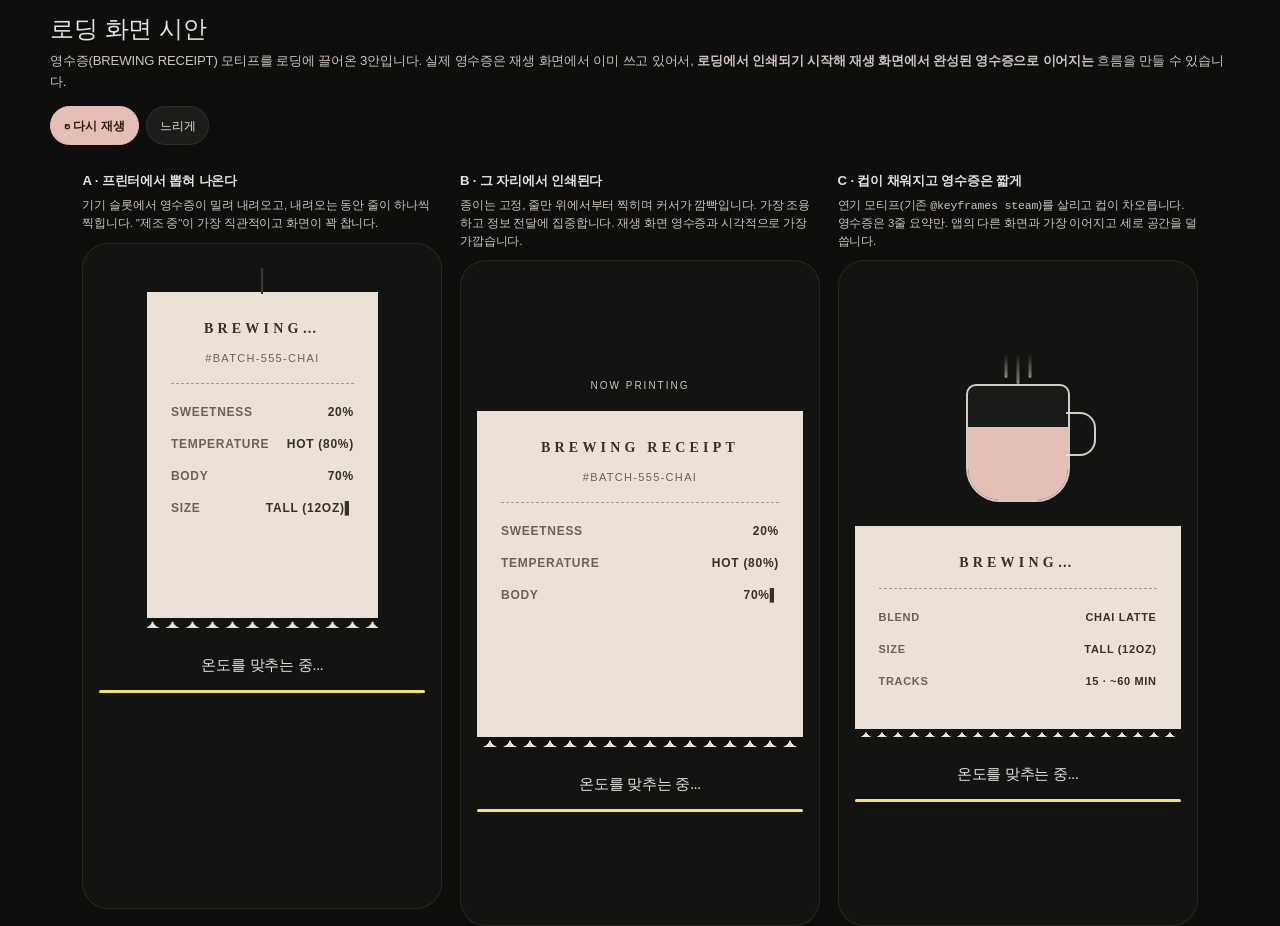
<file: proto/loading.html>
<!doctype html>
<html lang="ko">
<head>
<meta charset="UTF-8" />
<meta name="viewport" content="width=device-width, initial-scale=1.0" />
<title>My Cup — 로딩 화면 시안 3종</title>
<link rel="stylesheet" href="../css/style.css?v=48" />
<style>
/* ══════════════════════════════════════════════════════════════
   SCR-03 로딩 리디자인 — 영수증 모티프 3안 비교
   앱 토큰을 상속받고 여기서는 추가분만 정의한다.
   ══════════════════════════════════════════════════════════════ */
body{display:block;background:var(--sc-lowest);padding:1.2rem .9rem 4rem;}
.head{max-width:1180px;margin:0 auto 1.4rem;}
.head h1{font-family:var(--display);font-size:1.5rem;font-weight:400;margin-bottom:.3rem;}
.head p{font-size:.82rem;color:var(--on-surface-variant);line-height:1.6;}
.bar{display:flex;gap:.45rem;flex-wrap:wrap;margin-top:.9rem;}
.bar button{background:rgba(255,255,255,.06);color:var(--on-surface);border:1px solid var(--glass-line);
  border-radius:999px;padding:.34rem .8rem;font:inherit;font-size:.78rem;cursor:pointer;}
.bar button.on{background:var(--secondary);color:#2a1a16;border-color:var(--secondary);font-weight:700;}

.lab{display:flex;gap:1.1rem;justify-content:center;flex-wrap:wrap;max-width:1180px;margin:0 auto;}
.col{width:360px;max-width:94vw;}
.col > h2{font-size:.82rem;font-weight:700;margin-bottom:.2rem;}
.col > .why{font-size:.72rem;color:var(--on-surface-variant);line-height:1.55;margin-bottom:.6rem;min-height:3.2em;}
.frame{position:relative;height:700px;max-height:74svh;border-radius:26px;overflow:hidden;
  border:1px solid var(--glass-line);background:var(--surface);}
.scr{position:absolute;inset:0;display:flex;flex-direction:column;align-items:center;
  justify-content:center;padding:var(--sp-md) var(--margin-m);text-align:center;}

/* ── 공통: 영수증 종이 ── */
.paper{
  width:100%;background:var(--primary-container);color:var(--on-primary);
  padding:var(--sp-md) var(--sp-md) var(--sp-lg);text-align:center;
  /* 아래쪽 톱니 — 프린터에서 잘려나온 느낌 */
  --tooth:10px;
  -webkit-mask:
     linear-gradient(#000 0 0) top/100% calc(100% - var(--tooth)) no-repeat,
     radial-gradient(circle at 50% 0, transparent var(--tooth), #000 calc(var(--tooth) + .5px))
       bottom/calc(var(--tooth)*2) var(--tooth) repeat-x;
  mask:
     linear-gradient(#000 0 0) top/100% calc(100% - var(--tooth)) no-repeat,
     radial-gradient(circle at 50% 0, transparent var(--tooth), #000 calc(var(--tooth) + .5px))
       bottom/calc(var(--tooth)*2) var(--tooth) repeat-x;
}
.paper .rt{font-family:var(--serif);font-weight:700;letter-spacing:.3em;font-size:14px;}
.paper .rb{font-size:11px;letter-spacing:.12em;color:var(--on-primary-container);margin:3px 0 var(--sp-sm);}
.paper .dash{border-top:1px dashed rgba(31,27,20,.35);margin:var(--sp-sm) 0;}
.rrow{display:flex;justify-content:space-between;font-size:12px;letter-spacing:.06em;padding:3px 0;}
.rrow .k{color:var(--on-primary-container);font-weight:600;}
.rrow .v{font-weight:700;}
.rrow.pend .v{opacity:.28;}
.cursorline .v::after{content:'▌';animation:blink .7s steps(1) infinite;}
@keyframes blink{50%{opacity:0}}

/* 한 줄씩 인쇄되는 효과 */
.rrow{opacity:0;transform:translateY(-6px);}
.rrow.in{opacity:1;transform:none;transition:opacity .18s ease, transform .18s ease;}

/* ── A안: 프린터에서 영수증이 밀려 나온다 ── */
.slotA{width:100%;position:relative;}
.slotA .machine{
  height:26px;border-radius:8px 8px 3px 3px;background:var(--sc-high);
  border:1px solid var(--glass-line);position:relative;z-index:3;
  display:flex;align-items:center;justify-content:center;
}
.slotA .machine::after{content:'';width:76%;height:4px;border-radius:3px;background:#0b0b09;}
.slotA .win{overflow:hidden;margin-top:-2px;}
.slotA .paper{animation:feed 2.6s cubic-bezier(.33,1,.68,1) forwards;}
@keyframes feed{from{transform:translateY(-100%)}to{transform:translateY(0)}}

/* ── B안: 영수증이 그 자리에서 인쇄된다(높이 자람) ── */
.slotB .paper{transition:none;}
.slotB .cap{font-size:10px;letter-spacing:.2em;color:var(--on-surface-variant);margin-bottom:var(--sp-sm);}

/* ── C안: 컵 + 김 위에 영수증이 짧게 겹친다 ── */
.slotC .cupwrap{position:relative;display:inline-flex;margin-bottom:var(--sp-md);}
.slotC .cup{
  width:104px;height:118px;border-radius:10px 10px 34px 34px;
  border:2.5px solid rgba(229,226,221,.9);position:relative;overflow:hidden;
  background:rgba(255,255,255,.03);
}
.slotC .cup i{position:absolute;left:0;right:0;bottom:0;height:0;background:var(--secondary);
  animation:fill 3.4s ease-in-out forwards;}
@keyframes fill{to{height:64%}}
.slotC .handle{position:absolute;right:-26px;top:28px;width:30px;height:44px;
  border:2.5px solid rgba(229,226,221,.9);border-left:0;border-radius:0 16px 16px 0;}
.slotC .stm{position:absolute;left:50%;top:-30px;transform:translateX(-50%);display:flex;gap:9px;}
.slotC .stm b{width:3px;height:24px;border-radius:3px;
  background:linear-gradient(180deg,transparent,rgba(229,226,221,.55));
  animation:steam 2.4s ease-in-out infinite;}
.slotC .stm b:nth-child(2){animation-delay:.4s;height:30px}
.slotC .stm b:nth-child(3){animation-delay:.9s}
@keyframes steam{0%,100%{opacity:0;transform:translateY(6px) scaleY(.7)}50%{opacity:1;transform:translateY(-4px) scaleY(1)}}
.slotC .paper{--tooth:8px;}
.slotC .rrow{font-size:11px;}

.msg{font-family:var(--serif);font-size:15px;margin-top:var(--sp-md);min-height:24px;}
.bar2{width:100%;height:3px;border-radius:3px;background:var(--sc-highest);overflow:hidden;margin-top:var(--sp-sm);}
.bar2 i{display:block;height:100%;width:0;background:var(--tertiary-container);animation:grow 3.6s linear forwards;}
@keyframes grow{to{width:100%}}
@media (prefers-reduced-motion:reduce){*{animation:none !important}}
</style>
</head>
<body>

<div class="head">
  <h1>로딩 화면 시안</h1>
  <p>영수증(BREWING RECEIPT) 모티프를 로딩에 끌어온 3안입니다. 실제 영수증은 재생 화면에서 이미 쓰고 있어서,
  <b>로딩에서 인쇄되기 시작해 재생 화면에서 완성된 영수증으로 이어지는</b> 흐름을 만들 수 있습니다.</p>
  <div class="bar">
    <button id="replay" class="on">↻ 다시 재생</button>
    <button id="slow">느리게</button>
  </div>
</div>

<div class="lab">
  <div class="col">
    <h2>A · 프린터에서 뽑혀 나온다</h2>
    <p class="why">기기 슬롯에서 영수증이 밀려 내려오고, 내려오는 동안 줄이 하나씩 찍힙니다. "제조 중"이 가장 직관적이고 화면이 꽉 찹니다.</p>
    <div class="frame"><div class="scr slotA" id="A">
      <div class="machine"></div>
      <div class="win"><div class="paper">
        <p class="rt">BREWING…</p>
        <p class="rb" id="A-batch">#BATCH-555-CHAI</p>
        <div class="dash"></div>
        <div class="rows" id="A-rows"></div>
      </div></div>
      <p class="msg" id="A-msg">원두를 고르는 중...</p>
      <div class="bar2"><i></i></div>
    </div></div>
  </div>

  <div class="col">
    <h2>B · 그 자리에서 인쇄된다</h2>
    <p class="why">종이는 고정, 줄만 위에서부터 찍히며 커서가 깜빡입니다. 가장 조용하고 정보 전달에 집중합니다. 재생 화면 영수증과 시각적으로 가장 가깝습니다.</p>
    <div class="frame"><div class="scr slotB" id="B">
      <p class="cap">NOW PRINTING</p>
      <div class="paper">
        <p class="rt">BREWING RECEIPT</p>
        <p class="rb" id="B-batch">#BATCH-555-CHAI</p>
        <div class="dash"></div>
        <div class="rows" id="B-rows"></div>
      </div>
      <p class="msg" id="B-msg">원두를 고르는 중...</p>
      <div class="bar2"><i></i></div>
    </div></div>
  </div>

  <div class="col">
    <h2>C · 컵이 채워지고 영수증은 짧게</h2>
    <p class="why">연기 모티프(기존 <code>@keyframes steam</code>)를 살리고 컵이 차오릅니다. 영수증은 3줄 요약만. 앱의 다른 화면과 가장 이어지고 세로 공간을 덜 씁니다.</p>
    <div class="frame"><div class="scr slotC" id="C">
      <div class="cupwrap">
        <div class="stm"><b></b><b></b><b></b></div>
        <div class="cup"><i></i></div>
        <div class="handle"></div>
      </div>
      <div class="paper">
        <p class="rt">BREWING…</p>
        <div class="dash"></div>
        <div class="rows" id="C-rows"></div>
      </div>
      <p class="msg" id="C-msg">원두를 고르는 중...</p>
      <div class="bar2"><i></i></div>
    </div></div>
  </div>
</div>

<script>
/* 실제 renderReceipt() 와 같은 항목 구성 */
const FULL = [
  ['SWEETNESS','20%'], ['TEMPERATURE','HOT (80%)'], ['BODY','70%'],
  ['SIZE','TALL (12OZ)'], ['BLEND','CHAI LATTE'], ['TRACKS','15 SONGS · ~60 MIN'],
];
const SHORT = [ ['BLEND','CHAI LATTE'], ['SIZE','TALL (12OZ)'], ['TRACKS','15 · ~60 MIN'] ];
const MSGS = ['원두를 고르는 중...','온도를 맞추는 중...','무드를 섞는 중...','플레이리스트 고르는 중...'];

let speed = 1;
function rowsHTML(list){
  return list.map(([k,v]) =>
    `<div class="rrow pend"><span class="k">${k}</span><span class="v">${v}</span></div>`).join('');
}
function run(id, list, gap){
  const box = document.getElementById(id+'-rows');
  box.innerHTML = rowsHTML(list);
  const rows = [...box.children];
  rows.forEach((r,i) => setTimeout(() => {
    rows.forEach(x=>x.classList.remove('cursorline'));
    r.classList.add('in'); r.classList.remove('pend');
    if (i < rows.length-1) r.classList.add('cursorline');
  }, (gap*i + 260) * speed));
  const msg = document.getElementById(id+'-msg');
  MSGS.forEach((m,i)=> setTimeout(()=> msg.textContent = m, (800*i + 300) * speed));
}
function replay(){
  document.querySelectorAll('.scr').forEach(s=>{
    s.querySelectorAll('.paper, .bar2 i, .cup i').forEach(el=>{
      const a = el.style.animation; el.style.animation='none'; void el.offsetWidth; el.style.animation=a||'';
    });
  });
  run('A', FULL, 300); run('B', FULL, 320); run('C', SHORT, 420);
}
document.getElementById('replay').addEventListener('click', replay);
document.getElementById('slow').addEventListener('click', (e)=>{
  e.target.classList.toggle('on');
  speed = e.target.classList.contains('on') ? 2.2 : 1;
  replay();
});
replay();
</script>
</body>
</html>
</file>
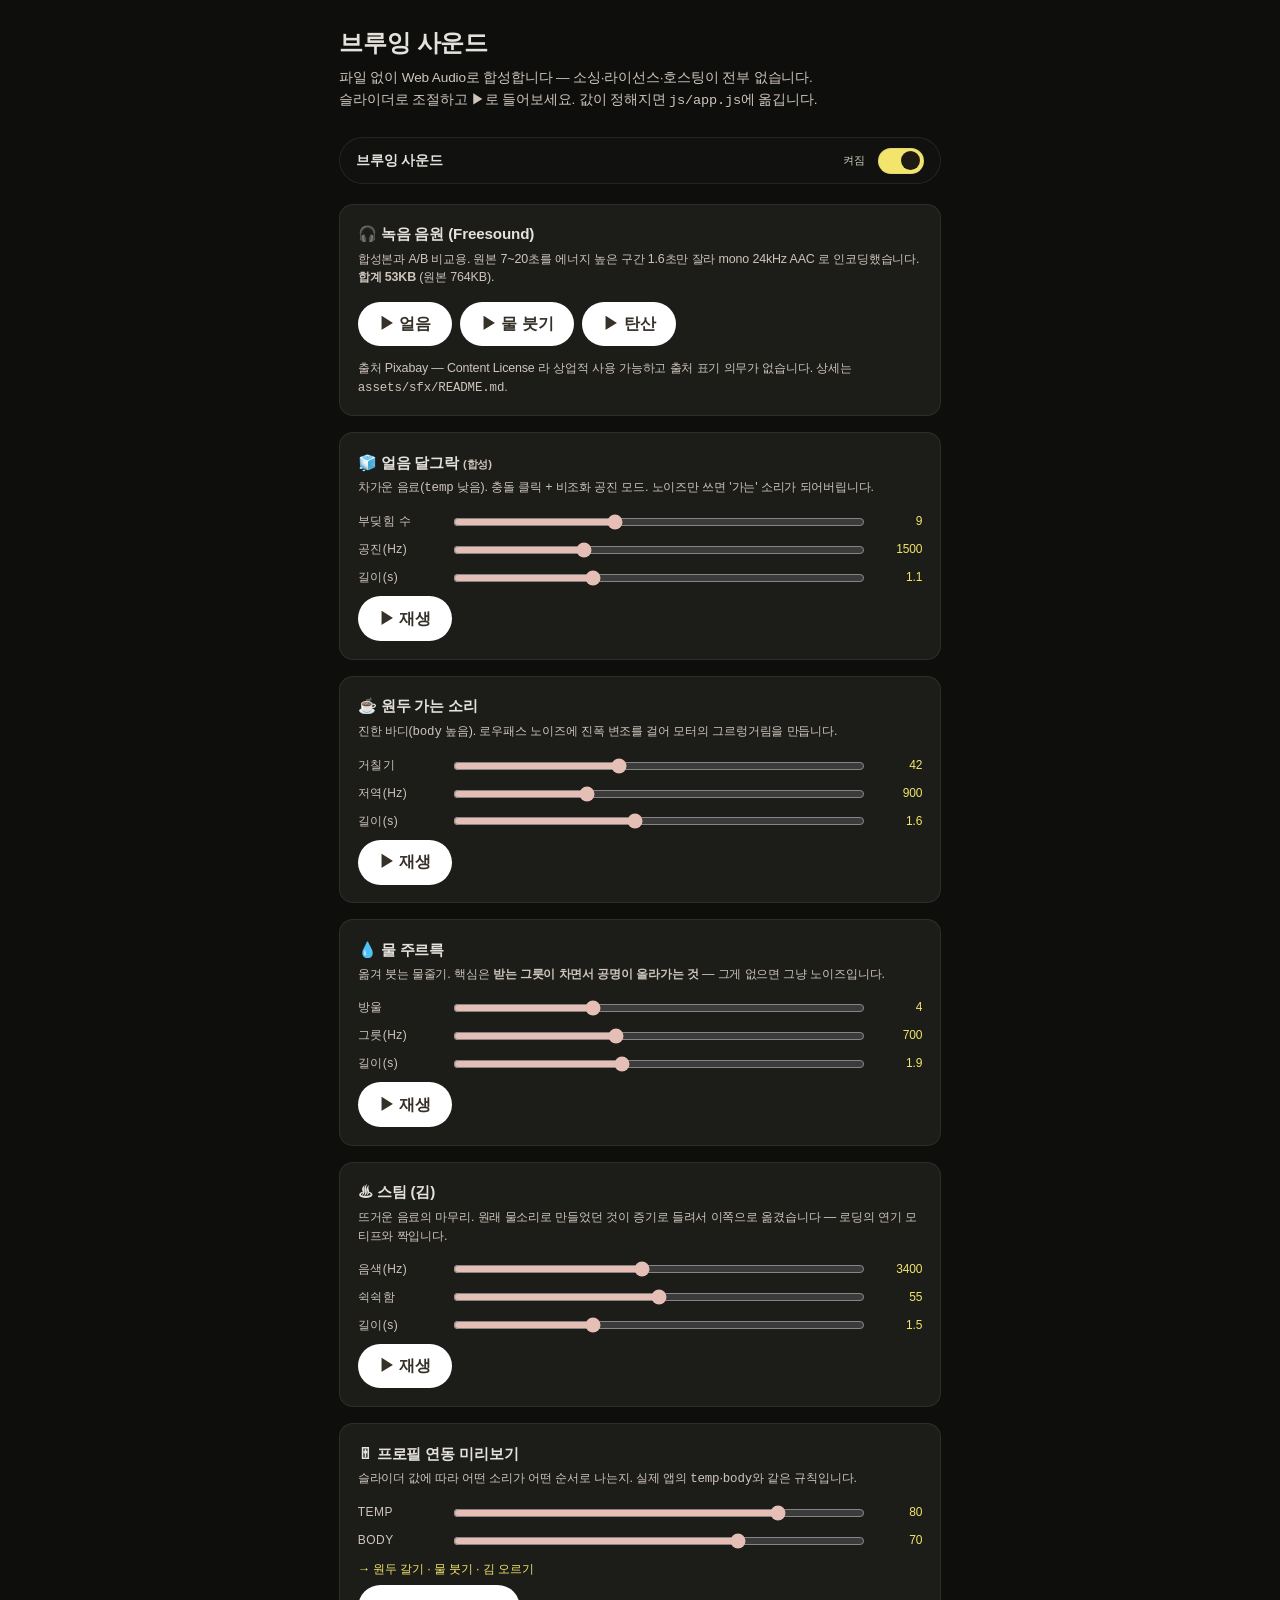
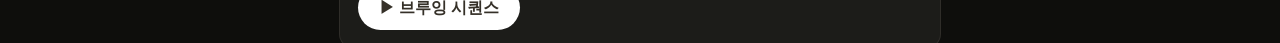
<file: proto/sound.html>
<!doctype html>
<html lang="ko">
<head>
<meta charset="UTF-8" />
<meta name="viewport" content="width=device-width, initial-scale=1.0" />
<title>My Cup — 브루잉 사운드 프로토타입</title>
<link rel="stylesheet" href="../css/style.css?v=28" />
<style>
/* style.css의 body는 display:flex(앱 프레임 중앙정렬용)라 여기선 되돌린다 */
body{display:block;background:var(--sc-lowest);color:var(--on-surface);font-family:var(--sans);
  line-height:1.6;padding:1.5rem 1.2rem 4rem;max-width:640px;margin:0 auto;}
section{display:block;}
h1{font-family:var(--serif);font-size:1.5rem;margin-bottom:.3rem;}
.sub{color:var(--on-surface-variant);font-size:.85rem;margin-bottom:1.6rem;line-height:1.6;}
section{border:1px solid var(--glass-line);border-radius:14px;padding:1.1rem;margin-bottom:1rem;
  background:var(--sc-low);}
h2{font-size:.95rem;margin-bottom:.2rem;}
.desc{font-size:.78rem;color:var(--on-surface-variant);margin-bottom:.9rem;line-height:1.5;}
.row{display:flex;align-items:center;gap:.7rem;margin-bottom:.55rem;font-size:.75rem;}
.row label{flex:0 0 84px;color:var(--on-surface-variant);letter-spacing:.04em;}
.row input[type=range]{flex:1;accent-color:var(--secondary);}
.row .v{flex:0 0 46px;text-align:right;font-variant-numeric:tabular-nums;color:var(--tertiary-container);}
button{background:var(--primary);color:var(--on-primary);border:0;border-radius:999px;
  padding:.6rem 1.3rem;font:inherit;font-weight:700;cursor:pointer;}
button.ghost{background:transparent;color:var(--on-surface);border:1px solid var(--glass-line);}
button:disabled{opacity:.4;cursor:not-allowed;}
.acts{display:flex;gap:.5rem;flex-wrap:wrap;margin-top:.4rem;}

/* 음소거 토글 — 설정 모달에 그대로 옮길 수 있는 형태 */
.mute-bar{position:sticky;top:0;z-index:10;display:flex;align-items:center;gap:.8rem;
  background:rgba(19,20,17,.94);backdrop-filter:blur(10px);
  border:1px solid var(--glass-line);border-radius:999px;padding:.6rem 1rem;margin-bottom:1.2rem;}
.mute-bar .lbl{flex:1;font-size:.85rem;font-weight:600;}
.mute-bar .st{font-size:.7rem;color:var(--on-surface-variant);}
.sw{position:relative;width:46px;height:26px;flex:0 0 auto;}
.sw input{position:absolute;inset:0;opacity:0;margin:0;cursor:pointer;z-index:2;}
.sw .tr{position:absolute;inset:0;border-radius:999px;background:var(--sc-highest);
  border:1px solid var(--glass-line);transition:background .2s;}
.sw .kn{position:absolute;top:3px;left:3px;width:19px;height:19px;border-radius:50%;
  background:var(--on-surface-variant);transition:transform .2s,background .2s;}
.sw input:checked ~ .tr{background:var(--tertiary-container);}
.sw input:checked ~ .kn{transform:translateX(20px);background:#1f1b14;}
.sw input:focus-visible ~ .tr{outline:2px solid var(--secondary);outline-offset:2px;}
.muted-note{font-size:.72rem;color:var(--error);margin-top:.5rem;display:none;}
body.is-muted .muted-note{display:block;}
</style>
</head>
<body>

<h1>브루잉 사운드</h1>
<p class="sub">파일 없이 Web Audio로 합성합니다 — 소싱·라이선스·호스팅이 전부 없습니다.<br>
슬라이더로 조절하고 ▶로 들어보세요. 값이 정해지면 <code>js/app.js</code>에 옮깁니다.</p>

<div class="mute-bar">
  <span class="lbl">브루잉 사운드</span>
  <span class="st" id="mute-state">켜짐</span>
  <span class="sw">
    <input type="checkbox" id="sfx-on" checked aria-label="브루잉 사운드 켜기/끄기">
    <span class="tr"></span><span class="kn"></span>
  </span>
</div>
<p class="muted-note" id="mnote">음소거 상태입니다 — 재생 버튼이 비활성화됩니다.</p>

<section>
  <h2>🎧 녹음 음원 (Freesound)</h2>
  <p class="desc">합성본과 A/B 비교용. 원본 7~20초를 에너지 높은 구간 1.6초만 잘라 mono 24kHz AAC 로 인코딩했습니다.
  <b>합계 53KB</b> (원본 764KB).</p>
  <div class="acts">
    <button data-file="ice">▶ 얼음</button>
    <button data-file="pour">▶ 물 붓기</button>
    <button data-file="soda">▶ 탄산</button>
  </div>
  <p class="desc" style="margin:.8rem 0 0">출처 Pixabay — Content License 라 상업적 사용 가능하고 출처 표기 의무가 없습니다. 상세는 <code>assets/sfx/README.md</code>.</p>
</section>

<section>
  <h2>🧊 얼음 달그락 <span style="font-size:.7rem;color:var(--on-surface-variant)">(합성)</span></h2>
  <p class="desc">차가운 음료(<code>temp</code> 낮음). 충돌 클릭 + 비조화 공진 모드. 노이즈만 쓰면 '가는' 소리가 되어버립니다.</p>
  <div class="row"><label>부딪힘 수</label><input type="range" id="ice-n" min="2" max="20" value="9"><span class="v" id="ice-n-v">9</span></div>
  <div class="row"><label>공진(Hz)</label><input type="range" id="ice-f" min="600" max="3500" value="1500"><span class="v" id="ice-f-v">1500</span></div>
  <div class="row"><label>길이(s)</label><input type="range" id="ice-d" min="4" max="25" value="11"><span class="v" id="ice-d-v">1.1</span></div>
  <div class="acts"><button data-play="ice">▶ 재생</button></div>
</section>

<section>
  <h2>☕ 원두 가는 소리</h2>
  <p class="desc">진한 바디(<code>body</code> 높음). 로우패스 노이즈에 진폭 변조를 걸어 모터의 그르렁거림을 만듭니다.</p>
  <div class="row"><label>거칠기</label><input type="range" id="gr-m" min="10" max="90" value="42"><span class="v" id="gr-m-v">42</span></div>
  <div class="row"><label>저역(Hz)</label><input type="range" id="gr-f" min="200" max="2400" value="900"><span class="v" id="gr-f-v">900</span></div>
  <div class="row"><label>길이(s)</label><input type="range" id="gr-d" min="5" max="30" value="16"><span class="v" id="gr-d-v">1.6</span></div>
  <div class="acts"><button data-play="grind">▶ 재생</button></div>
</section>

<section>
  <h2>💧 물 주르륵</h2>
  <p class="desc">옮겨 붓는 물줄기. 핵심은 <b>받는 그릇이 차면서 공명이 올라가는 것</b> — 그게 없으면 그냥 노이즈입니다.</p>
  <div class="row"><label>방울</label><input type="range" id="w-n" min="0" max="12" value="4"><span class="v" id="w-n-v">4</span></div>
  <div class="row"><label>그릇(Hz)</label><input type="range" id="w-f" min="250" max="1400" value="700"><span class="v" id="w-f-v">700</span></div>
  <div class="row"><label>길이(s)</label><input type="range" id="w-d" min="8" max="35" value="19"><span class="v" id="w-d-v">1.9</span></div>
  <div class="acts"><button data-play="pour">▶ 재생</button></div>
</section>

<section>
  <h2>♨ 스팀 (김)</h2>
  <p class="desc">뜨거운 음료의 마무리. 원래 물소리로 만들었던 것이 증기로 들려서 이쪽으로 옮겼습니다 — 로딩의 연기 모티프와 짝입니다.</p>
  <div class="row"><label>음색(Hz)</label><input type="range" id="s-f" min="1200" max="6000" value="3400"><span class="v" id="s-f-v">3400</span></div>
  <div class="row"><label>쉭쉭함</label><input type="range" id="s-h" min="10" max="100" value="55"><span class="v" id="s-h-v">55</span></div>
  <div class="row"><label>길이(s)</label><input type="range" id="s-d" min="5" max="35" value="15"><span class="v" id="s-d-v">1.5</span></div>
  <div class="acts"><button data-play="steam">▶ 재생</button></div>
</section>

<section>
  <h2>🎚 프로필 연동 미리보기</h2>
  <p class="desc">슬라이더 값에 따라 어떤 소리가 어떤 순서로 나는지. 실제 앱의 <code>temp</code>·<code>body</code>와 같은 규칙입니다.</p>
  <div class="row"><label>TEMP</label><input type="range" id="p-temp" min="0" max="100" value="80"><span class="v" id="p-temp-v">80</span></div>
  <div class="row"><label>BODY</label><input type="range" id="p-body" min="0" max="100" value="70"><span class="v" id="p-body-v">70</span></div>
  <p class="desc" id="p-plan" style="margin:.6rem 0 0;color:var(--tertiary-container);"></p>
  <div class="acts"><button data-play="profile">▶ 브루잉 시퀀스</button></div>
</section>

<script>
/* ══════════════════════════════════════════════════════════
   브루잉 사운드 — Web Audio 합성. 오디오 파일 0개.
   음소거 상태는 localStorage('mycup_sfx')에 저장한다.
   ══════════════════════════════════════════════════════════ */
const SFX_KEY = 'mycup_sfx';
let ctx = null;

/* iOS는 AudioContext를 사용자 제스처 안에서 만들거나 resume 해야 한다.
   앱에서는 btn-blend 클릭 핸들러가 그 자리다. */
function audio() {
  if (!ctx) ctx = new (window.AudioContext || window.webkitAudioContext)();
  if (ctx.state === 'suspended') ctx.resume();
  return ctx;
}
const sfxOn = () => localStorage.getItem(SFX_KEY) !== 'off';

function noiseBuffer(ac, sec) {
  const buf = ac.createBuffer(1, Math.ceil(ac.sampleRate * sec), ac.sampleRate);
  const d = buf.getChannelData(0);
  for (let i = 0; i < d.length; i++) d[i] = Math.random() * 2 - 1;
  return buf;
}

/* 🧊 얼음 달그락 — 단단한 물체의 충돌.
   충돌 클릭(광대역) + 비조화 모드 공진(링)이 있어야 '달그락'으로 들린다.
   노이즈만 쓰면 얼음을 '가는' 소리가 되어버린다. */
function iceHit(ac, t, base, gain) {
  // 1) 충돌 순간의 클릭
  const nb = ac.createBufferSource(); nb.buffer = noiseBuffer(ac, .012);
  const hp = ac.createBiquadFilter(); hp.type = 'highpass'; hp.frequency.value = 2800;
  const ng = ac.createGain();
  ng.gain.setValueAtTime(gain * .45, t);
  ng.gain.exponentialRampToValueAtTime(.0001, t + .014);
  nb.connect(hp).connect(ng).connect(ac.destination);
  nb.start(t); nb.stop(t + .04);

  // 2) 얼음덩어리의 공진 모드 — 비조화 비율이라야 금속이 아닌 '얼음/유리'로 들린다
  [1, 1.59, 2.41, 3.07].forEach((r, i) => {
    const o = ac.createOscillator();
    o.type = i === 0 ? 'triangle' : 'sine';
    o.frequency.value = base * r * (0.97 + Math.random() * 0.06);
    const g = ac.createGain();
    const amp = gain * (0.5 / (i + 1));
    const dec = 0.30 / (1 + i * 0.55);
    g.gain.setValueAtTime(0, t);
    g.gain.linearRampToValueAtTime(amp, t + .003);
    g.gain.exponentialRampToValueAtTime(.0001, t + dec);
    o.connect(g).connect(ac.destination);
    o.start(t); o.stop(t + dec + .05);
  });
}

function ice(ac, t0, { n = 9, freq = 1500, dur = 1.1, gain = .5 } = {}) {
  for (let i = 0; i < n; i++) {
    // 앞쪽에 몰리고 뒤로 갈수록 성겨진다 — 넣고 나서 잦아드는 느낌
    const t = t0 + dur * Math.pow(Math.random(), 1.7);
    iceHit(ac, t, freq * (0.72 + Math.random() * 0.62), gain * (0.45 + Math.random() * 0.55));
  }
  return dur;
}

/* ☕ 그라인더 — 로우패스 노이즈 + 진폭 변조(모터) + 크런치 */
function grind(ac, t0, { rough = 42, freq = 900, dur = 1.6, gain = .34 } = {}) {
  const src = ac.createBufferSource();
  src.buffer = noiseBuffer(ac, dur + .2); src.loop = true;
  const lp = ac.createBiquadFilter(); lp.type = 'lowpass';
  lp.frequency.value = freq; lp.Q.value = 1.2;
  const body = ac.createGain(); body.gain.value = gain;

  const lfo = ac.createOscillator(); lfo.type = 'sawtooth';
  lfo.frequency.value = 24 + rough * .5;
  const lfoAmt = ac.createGain(); lfoAmt.gain.value = gain * (rough / 140);
  lfo.connect(lfoAmt).connect(body.gain);

  const env = ac.createGain();
  env.gain.setValueAtTime(0, t0);
  env.gain.linearRampToValueAtTime(1, t0 + .09);
  env.gain.setValueAtTime(1, t0 + dur - .18);
  env.gain.linearRampToValueAtTime(0, t0 + dur);

  src.connect(lp).connect(body).connect(env).connect(ac.destination);
  src.start(t0); src.stop(t0 + dur);
  lfo.start(t0); lfo.stop(t0 + dur);

  // 원두가 걸리는 순간들
  for (let i = 0; i < Math.round(rough / 9); i++) {
    const t = t0 + .1 + Math.random() * (dur - .3);
    const c = ac.createBufferSource(); c.buffer = noiseBuffer(ac, .04);
    const cf = ac.createBiquadFilter(); cf.type = 'bandpass';
    cf.frequency.value = 500 + Math.random() * 1800; cf.Q.value = 3;
    const cg = ac.createGain();
    cg.gain.setValueAtTime(gain * .8, t);
    cg.gain.exponentialRampToValueAtTime(.0001, t + .045);
    c.connect(cf).connect(cg).connect(ac.destination);
    c.start(t); c.stop(t + .1);
  }
  return dur;
}

/* 💧 물 주르륵 — 연속적으로 옮겨 붓는 물줄기.
   핵심은 '받는 그릇이 차면서 공명 주파수가 올라가는' 것. 그게 없으면
   그냥 노이즈고, 물방울을 또렷하게 넣으면 '쪼르륵'(가는 물줄기)이 된다. */
function pour(ac, t0, { drops = 4, freq = 700, dur = 1.9, gain = .34 } = {}) {
  const src = ac.createBufferSource();
  src.buffer = noiseBuffer(ac, dur + .3); src.loop = true;

  // 물줄기 몸통 — 넓게 잡는다(밴드패스로 좁히면 가늘어진다)
  const lp = ac.createBiquadFilter(); lp.type = 'lowpass';
  lp.frequency.value = freq * 3.4; lp.Q.value = .7;
  const hp = ac.createBiquadFilter(); hp.type = 'highpass'; hp.frequency.value = 220;

  // 차오르는 그릇의 공명 — 이게 '붓는 중'이라는 신호
  const res = ac.createBiquadFilter();
  res.type = 'peaking'; res.Q.value = 3.6; res.gain.value = 13;
  res.frequency.setValueAtTime(freq, t0);
  res.frequency.exponentialRampToValueAtTime(freq * 2.5, t0 + dur);

  // 난류 — 느리고 불규칙한 흔들림
  const turb = ac.createGain();
  const N = 72, curve = new Float32Array(N);
  let v = 1;
  for (let i = 0; i < N; i++) {
    v += (Math.random() - .5) * .28;
    curve[i] = v = Math.max(.62, Math.min(1.25, v));
  }
  turb.gain.setValueCurveAtTime(curve, t0, dur);

  const env = ac.createGain();
  env.gain.setValueAtTime(0, t0);
  env.gain.linearRampToValueAtTime(gain, t0 + .13);
  env.gain.setValueAtTime(gain, t0 + dur - .22);
  env.gain.linearRampToValueAtTime(0, t0 + dur);

  src.connect(lp).connect(hp).connect(res).connect(turb).connect(env).connect(ac.destination);
  src.start(t0); src.stop(t0 + dur);

  // 방울은 적고 낮게 — 많으면 '쪼르륵'으로 되돌아간다
  for (let i = 0; i < drops; i++) {
    const t = t0 + .2 + Math.random() * (dur - .5);
    const o = ac.createOscillator(); o.type = 'sine';
    const f0 = 200 + Math.random() * 320;
    o.frequency.setValueAtTime(f0, t);
    o.frequency.exponentialRampToValueAtTime(f0 * 1.9, t + .07);
    const g = ac.createGain();
    g.gain.setValueAtTime(0, t);
    g.gain.linearRampToValueAtTime(gain * .28, t + .008);
    g.gain.exponentialRampToValueAtTime(.0001, t + .11);
    o.connect(g).connect(ac.destination);
    o.start(t); o.stop(t + .18);
  }
  return dur;
}

/* ♨ 스팀 — 좁은 밴드패스 노이즈 스윕.
   원래 pour로 만들었던 것이 실제로는 물이 아니라 증기로 들려서 이쪽으로 옮겼다.
   로딩 화면의 연기 모티프와 짝이 된다. */
function steam(ac, t0, { freq = 3400, hiss = 55, dur = 1.5, gain = .24 } = {}) {
  const src = ac.createBufferSource();
  src.buffer = noiseBuffer(ac, dur + .3); src.loop = true;

  const bp = ac.createBiquadFilter(); bp.type = 'bandpass';
  bp.Q.value = 0.8 + hiss / 90;
  bp.frequency.setValueAtTime(freq * .62, t0);
  bp.frequency.linearRampToValueAtTime(freq, t0 + dur * .38);
  bp.frequency.linearRampToValueAtTime(freq * .74, t0 + dur);

  // 압력이 흔들리는 느낌
  const turb = ac.createGain();
  const N = 48, curve = new Float32Array(N);
  let v = 1;
  for (let i = 0; i < N; i++) { v += (Math.random() - .5) * .22; curve[i] = v = Math.max(.7, Math.min(1.2, v)); }
  turb.gain.setValueCurveAtTime(curve, t0, dur);

  const env = ac.createGain();
  env.gain.setValueAtTime(0, t0);
  env.gain.linearRampToValueAtTime(gain, t0 + .22);   // 천천히 차오른다
  env.gain.setValueAtTime(gain, t0 + dur - .35);
  env.gain.linearRampToValueAtTime(0, t0 + dur);

  src.connect(bp).connect(turb).connect(env).connect(ac.destination);
  src.start(t0); src.stop(t0 + dur);
  return dur;
}

/* 프로필 → 시퀀스. 앱의 temp/body 규칙과 동일 */
function planFor(temp, body) {
  const steps = [];
  if (body >= 60) steps.push(['grind', '원두 갈기']);
  if (temp <= 40) steps.push(['ice', '얼음 넣기']);
  else { steps.push(['pour', '물 붓기']); steps.push(['steam', '김 오르기']); }
  return steps;
}

const P = {
  ice:   () => ({ n:+$('ice-n').value, freq:+$('ice-f').value, dur:+$('ice-d').value/10 }),
  grind: () => ({ rough:+$('gr-m').value, freq:+$('gr-f').value, dur:+$('gr-d').value/10 }),
  pour:  () => ({ drops:+$('w-n').value, freq:+$('w-f').value, dur:+$('w-d').value/10 }),
  steam: () => ({ freq:+$('s-f').value, hiss:+$('s-h').value, dur:+$('s-d').value/10 }),
};
const FN = { ice, grind, pour, steam };
function $(id){ return document.getElementById(id); }

function play(kind) {
  if (!sfxOn()) return;
  const ac = audio();
  if (kind === 'profile') {
    let t = ac.currentTime + .05;
    planFor(+$('p-temp').value, +$('p-body').value).forEach(([k]) => {
      t += FN[k](ac, t, P[k]()) + .12;
    });
    return;
  }
  FN[kind](ac, ac.currentTime + .03, P[kind]());
}

document.querySelectorAll('[data-play]').forEach((b) =>
  b.addEventListener('click', () => play(b.dataset.play)));

/* 녹음 음원 — 합성본과 같은 음소거 토글을 따른다 */
const files = {};
document.querySelectorAll('[data-file]').forEach((b) => {
  b.addEventListener('click', () => {
    if (!sfxOn()) return;
    const k = b.dataset.file;
    const a = files[k] || (files[k] = new Audio(`../assets/sfx/${k}.m4a`));
    a.currentTime = 0;
    a.play().catch((e) => console.warn('재생 실패', k, e));
  });
});

/* 슬라이더 값 표시 */
[['ice-n',1],['ice-f',1],['ice-d',10],['gr-m',1],['gr-f',1],['gr-d',10],
 ['w-n',1],['w-f',1],['w-d',10],['s-f',1],['s-h',1],['s-d',10],
 ['p-temp',1],['p-body',1]].forEach(([id,div]) => {
  const el = $(id), out = $(id+'-v');
  const upd = () => { out.textContent = div === 10 ? (el.value/10).toFixed(1) : el.value; updPlan(); };
  el.addEventListener('input', upd); upd();
});
function updPlan() {
  const p = $('p-plan'); if (!p) return;
  p.textContent = '→ ' + planFor(+$('p-temp').value, +$('p-body').value).map(s=>s[1]).join(' · ');
}

/* ── 음소거 토글 — 설정 모달에 그대로 옮길 수 있는 형태 ── */
const sw = $('sfx-on');
function applyMute() {
  const on = sfxOn();
  sw.checked = on;
  $('mute-state').textContent = on ? '켜짐' : '꺼짐';
  document.body.classList.toggle('is-muted', !on);
  document.querySelectorAll('[data-play],[data-file]').forEach(b => b.disabled = !on);
}
sw.addEventListener('change', () => {
  localStorage.setItem(SFX_KEY, sw.checked ? 'on' : 'off');
  applyMute();
  if (sw.checked) play('ice');   // 켜는 순간 짧게 확인음
});
applyMute();
updPlan();
</script>
</body>
</html>
</file>
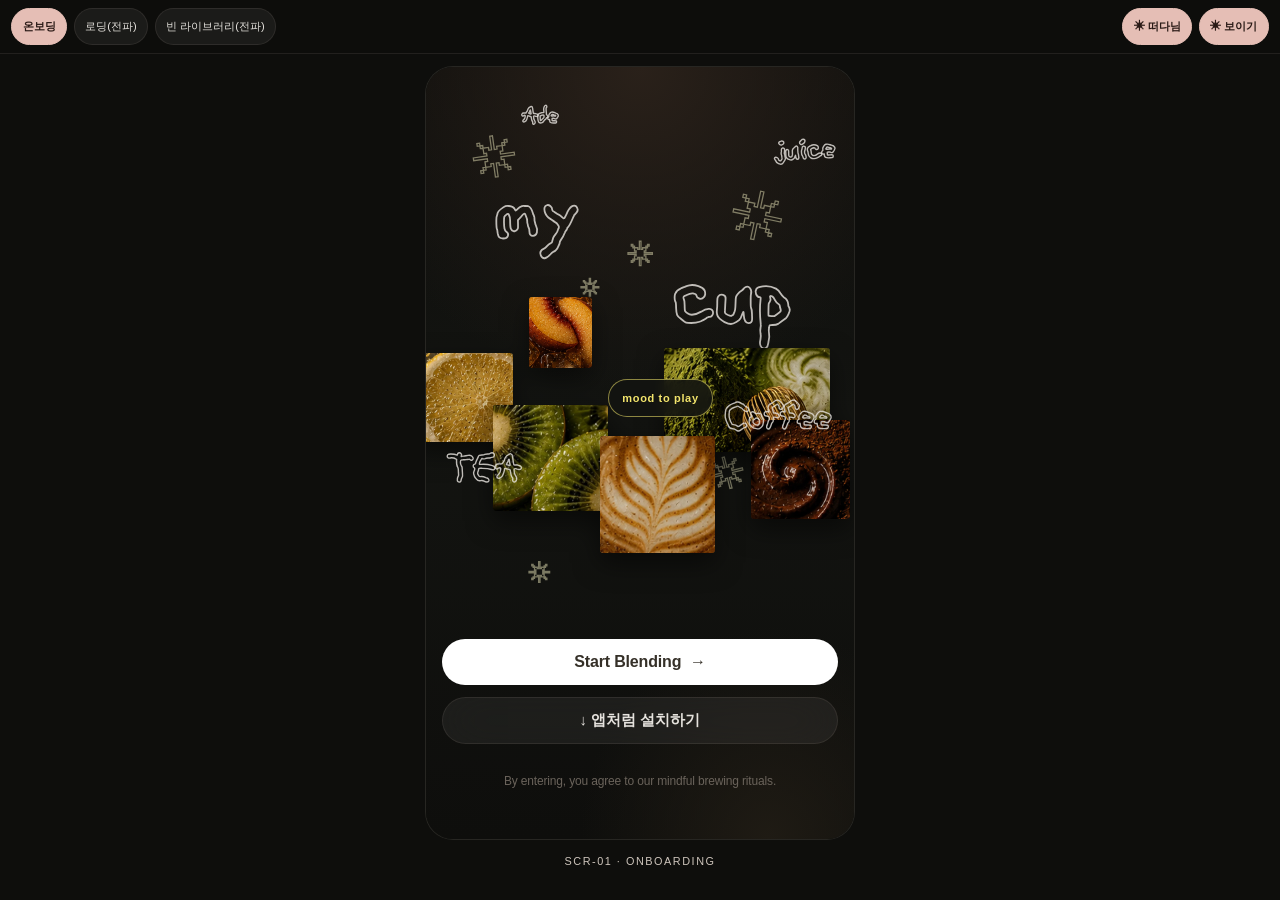
<file: proto/splash.html>
<!doctype html>
<html lang="ko">
<head>
<meta charset="UTF-8" />
<meta name="viewport" content="width=device-width, initial-scale=1.0" />
<title>My Cup — 온보딩 리디자인 프로토타입</title>
<link rel="stylesheet" href="../css/style.css?v=28" />
<style>
/* ══════════════════════════════════════════════════════════════
   SCR-01 온보딩 리디자인 프로토타입 + 애스터리스크 모티프 전파(옵션 2)
   앱 토큰(css/style.css)을 그대로 상속받고, 이 파일에서 추가분만 정의한다.
   ══════════════════════════════════════════════════════════════ */
/* BM 꾸불림체 라틴 서브셋. OFL 1.1 3항에 따라 Reserved Font Name을 쓸 수 없어
   'MyCup Display'로 개명했다 — 이 이름을 바꾸지 말 것. 고지는 fonts/OFL.txt */
@font-face{
  font-family:'MyCup Display';
  src:url('../fonts/mycup-display-latin.woff2') format('woff2');
  font-display:swap;   /* 로딩 전엔 폴백으로 먼저 그린다 */
}

/* ── 아웃라인 레터링 ──────────────────────────────
   플래튼 SVG 대신 라이브 텍스트 + text-stroke.
   획 굵기가 글자 크기와 무관하게 고정돼 320px에서도 안 얇아진다. */
.ol{
  font-family:'MyCup Display','Noto Sans KR',sans-serif;
  color:transparent;
  -webkit-text-stroke:var(--ol-w, 1.4px) var(--ol-c, rgba(229,226,221,.82));
  paint-order:stroke fill;
  line-height:.9;
  user-select:none;
}

/* ── 콜라주 스테이지 ── */
.collage{
  position:relative; width:100%; aspect-ratio:430/560;
  margin:0 auto var(--sp-sm);
}
.collage>*{position:absolute;}

/* 워드마크 */
.wm-my { left:2%;  top:14%; font-size:clamp(58px,17vw,78px); --ol-w:1.8px; }
.wm-cup{ right:0;  top:29%; font-size:clamp(66px,19vw,88px); --ol-w:1.8px; }
.wm-ade{ left:20%; top:-1%; font-size:clamp(19px,5.5vw,25px); }
.wm-juice{ right:1%; top:5%; font-size:clamp(24px,7vw,32px); transform:rotate(-4deg); }
.wm-coffee{ right:2%; top:56%; font-size:clamp(30px,8.5vw,40px); z-index:6; }
.wm-tea{ left:1%;  top:66%; font-size:clamp(30px,8.5vw,40px); z-index:6; }

/* 사진 타일 — 65~170px 구간이라 현재 에셋 해상도로 충분 */
.tile{border-radius:3px;overflow:hidden;background:var(--sc-low);box-shadow:0 10px 26px rgba(0,0,0,.5);}
.tile img{width:100%;height:100%;object-fit:cover;display:block;}
.t1{ left:22%; top:36%; width:16%; aspect-ratio:1/1.12; z-index:3; }
.t2{ left:-8%; top:47%; width:26%; aspect-ratio:1/.86; z-index:4; }
.t3{ right:2%; top:46%; width:42%; aspect-ratio:16/10; z-index:2; }
.t4{ left:13%; top:57%; width:29%; aspect-ratio:1/.92; z-index:5; }
.t5{ left:40%; top:63%; width:29%; aspect-ratio:1/1.02; z-index:5; }
.t6{ right:-3%; top:60%; width:25%; aspect-ratio:1/1; z-index:4; }

/* 배지 */
.mood-pill{
  left:42%; top:52%; z-index:8;
  border:1px solid rgba(243,229,108,.55); border-radius:var(--r-full);
  padding:5px 13px; font-size:11px; font-weight:700; letter-spacing:.06em;
  color:var(--tertiary-container); background:rgba(19,20,17,.86);
  -webkit-backdrop-filter:blur(6px); backdrop-filter:blur(6px);
}

/* ── ✳ 애스터리스크 모티프 — 옵션 2의 핵심.
   스플래시에서 시작해 로딩·빈 라이브러리로 이어진다. ── */
.ast{color:transparent;-webkit-text-stroke:1.3px rgba(229,226,181,.5);
  font-family:'MyCup Display',sans-serif;line-height:1;pointer-events:none;user-select:none;}
.a1{left:8%;  top:6%;  font-size:44px; transform:rotate(-8deg);}
.a2{right:14%;top:17%; font-size:52px; transform:rotate(12deg);}
.a3{left:47%; top:26%; font-size:26px;}
.a4{left:35%; top:33%; font-size:19px;}
.a5{right:23%;top:68%; font-size:34px; transform:rotate(-14deg); --ol-c:rgba(243,229,108,.4);}
.a6{left:22%; top:88%; font-size:22px;}

@keyframes ast-drift{
  0%,100%{transform:translateY(0) rotate(var(--r,0deg));opacity:.5;}
  50%    {transform:translateY(-7px) rotate(calc(var(--r,0deg) + 6deg));opacity:.85;}
}
.drift .ast{animation:ast-drift 5.5s ease-in-out infinite;}
.drift .a2{animation-delay:.7s;} .drift .a3{animation-delay:1.4s;}
.drift .a5{animation-delay:2.1s;} .drift .a6{animation-delay:2.8s;}
@media (prefers-reduced-motion:reduce){ .drift .ast{animation:none;} }

/* 전파 대상 1 — 로딩(SCR-03): 컵 아트 둘레를 애스터리스크가 돈다.
   .brew-art 는 overflow:hidden 이라 반드시 그 바깥 래퍼에 얹어야 한다 */
.brew-wrap{position:relative;display:inline-flex;}
.brew-ast{position:absolute;inset:-30px;pointer-events:none;z-index:2;}
.brew-ast span{position:absolute;font-size:20px;color:transparent;
  -webkit-text-stroke:1.2px rgba(229,190,181,.55);font-family:'MyCup Display',sans-serif;
  animation:ast-spin 7s linear infinite;}
.brew-ast span:nth-child(1){top:0;left:12%;}
.brew-ast span:nth-child(2){bottom:6%;right:4%;animation-delay:-2.3s;font-size:15px;}
.brew-ast span:nth-child(3){bottom:16%;left:-2%;animation-delay:-4.6s;font-size:24px;}
@keyframes ast-spin{to{transform:rotate(360deg);}}

/* 전파 대상 2 — 빈 라이브러리 */
.empty-ast{font-size:56px;color:transparent;
  -webkit-text-stroke:1.5px rgba(229,226,221,.34);
  font-family:'MyCup Display',sans-serif;margin-bottom:var(--sp-sm);}

/* ── 프로토타입 전용 UI ── */
.bar{position:fixed;top:0;left:0;right:0;z-index:60;display:flex;gap:.4rem;flex-wrap:wrap;
  padding:.5rem .7rem;background:rgba(14,14,12,.88);backdrop-filter:blur(10px);
  border-bottom:1px solid var(--glass-line);font-size:.7rem;}
.bar button{background:rgba(255,255,255,.06);color:var(--on-surface);border:1px solid var(--glass-line);
  border-radius:999px;padding:.28rem .66rem;font:inherit;cursor:pointer;}
.bar button.on{background:var(--secondary);color:#2a1a16;border-color:var(--secondary);font-weight:700;}
.stage{padding-top:2.6rem;display:flex;gap:1.4rem;justify-content:center;flex-wrap:wrap;}
.frame{width:430px;max-width:94vw;height:860px;max-height:86svh;position:relative;overflow:hidden;
  border-radius:28px;border:1px solid var(--glass-line);background:var(--surface);}
.frame>.screen{position:absolute;inset:0;display:none;}
.frame>.screen.active{display:flex;}
.cap{text-align:center;font-size:.68rem;letter-spacing:.14em;color:var(--on-surface-variant);margin-top:.5rem;}
body{background:var(--sc-lowest);min-height:100svh;}
</style>
</head>
<body>

<div class="bar">
  <button id="v-splash" class="on">온보딩</button>
  <button id="v-loading">로딩(전파)</button>
  <button id="v-empty">빈 라이브러리(전파)</button>
  <span style="flex:1"></span>
  <button id="t-drift" class="on">✳ 떠다님</button>
  <button id="t-ast" class="on">✳ 보이기</button>
</div>

<div class="stage">
  <div>
    <div class="frame" id="frame">

      <!-- ══ SCR-01 온보딩 ══ -->
      <section class="screen scr-splash active" id="s-splash">
        <div class="splash-bg"></div>
        <div class="splash-inner drift" id="splash-inner" style="justify-content:center;">
          <div class="collage" id="collage">
            <span class="ast a1">✳</span><span class="ast a2">✳</span><span class="ast a3">✳</span>
            <span class="ast a4">✳</span><span class="ast a5">✳</span><span class="ast a6">✳</span>

            <span class="ol wm-ade">Ade</span>
            <span class="ol wm-juice">juice</span>
            <span class="ol wm-my">my</span>
            <span class="ol wm-cup">cup</span>

            <div class="tile t1"><img alt="" src="../assets/drinks/card/peach-iced-tea.webp"></div>
            <div class="tile t2"><img alt="" src="../assets/drinks/card/lemonade.webp"></div>
            <div class="tile t3"><img alt="" src="../assets/drinks/play/matcha-latte.webp"></div>
            <div class="tile t4"><img alt="" src="../assets/drinks/card/kiwi-juice.webp"></div>
            <div class="tile t5"><img alt="" src="../assets/drinks/card/flat-white.webp"></div>
            <div class="tile t6"><img alt="" src="../assets/drinks/card/hot-chocolate.webp"></div>

            <span class="ol wm-coffee">Coffee</span>
            <span class="ol wm-tea">TEA</span>
            <span class="mood-pill">mood to play</span>
          </div>

          <button class="btn-primary splash-enter">Start Blending&nbsp;&nbsp;→</button>
          <button class="btn-glass splash-install">↓ 앱처럼 설치하기</button>
          <p class="splash-fine">By entering, you agree to our mindful brewing rituals.</p>
        </div>
      </section>

      <!-- ══ SCR-03 로딩 — 모티프 전파 ══ -->
      <section class="screen scr-loading" id="s-loading">
        <span class="label-caps loading-caps">BREWING YOUR MIX</span>
        <div class="brew-wrap">
          <div class="brew-ast" id="brew-ast"><span>✳</span><span>✳</span><span>✳</span></div>
          <div class="brew-art">
            <div class="brew-swirl"></div>
            <div class="brew-cup">☕</div>
          </div>
        </div>
        <p class="brew-msg">원두를 고르는 중...</p>
        <div class="brew-bar"><div class="brew-bar-fill" style="width:62%"></div></div>
      </section>

      <!-- ══ 빈 라이브러리 — 모티프 전파 ══ -->
      <section class="screen scr-library" id="s-empty" style="flex-direction:column;">
        <div class="topbar"><h2 class="serif" style="font-size:22px;">My Blends</h2></div>
        <div class="lib-scroll">
          <div class="lib-empty" style="display:flex;">
            <span class="empty-ast" id="empty-ast">✳</span>
            <p class="serif">아직 저장된 블렌드가 없어요</p>
            <p>슬라이더로 나만의 음료를 제조하고<br/>플레이리스트를 저장해 보세요.</p>
            <button class="btn-primary">Blend My Cup&nbsp;✦</button>
          </div>
        </div>
      </section>

    </div>
    <p class="cap" id="cap">SCR-01 · ONBOARDING</p>
  </div>
</div>

<script>
const views = { 'v-splash':['s-splash','SCR-01 · ONBOARDING'],
                'v-loading':['s-loading','SCR-03 · BREWING — 모티프 전파'],
                'v-empty':['s-empty','SCR-05 · EMPTY — 모티프 전파'] };
const btns = Object.keys(views);
btns.forEach((id) => document.getElementById(id).addEventListener('click', () => {
  btns.forEach((b) => document.getElementById(b).classList.toggle('on', b === id));
  Object.values(views).forEach(([sec]) => document.getElementById(sec).classList.remove('active'));
  document.getElementById(views[id][0]).classList.add('active');
  document.getElementById('cap').textContent = views[id][1];
}));

const t = (id, fn) => { const b = document.getElementById(id);
  b.addEventListener('click', () => { b.classList.toggle('on'); fn(b.classList.contains('on')); }); };
t('t-drift', (on) => document.getElementById('splash-inner').classList.toggle('drift', on));
t('t-ast',   (on) => document.querySelectorAll('.ast, .brew-ast, .empty-ast')
                       .forEach(e => e.style.visibility = on ? '' : 'hidden'));
</script>
</body>
</html>
</file>
<file: css/style.css>
/* ════════════════════════════════════════════════════════════
   My Cup — Style  ·  tokens from mycup_design.md
   ════════════════════════════════════════════════════════════ */
:root {
  /* primitives → semantic */
  --surface: #131411;
  --surface-bright: #3a3936;
  --sc-lowest: #0e0e0c;
  --sc-low: #1c1c19;
  --sc: #20201d;
  --sc-high: #2a2a27;
  --sc-highest: #353532;
  --on-surface: #e5e2dd;
  --on-surface-variant: #cec5bc;
  --outline: #979087;
  --outline-variant: #4b463f;

  --primary: #ffffff;
  --on-primary: #353028;
  --primary-container: #ebe1d6;
  --on-primary-container: #6a635b;

  --secondary: #e5beb5;          /* rose/90 */

  --tertiary-container: #f3e56c; /* yellow/90 — 재생바·하이라이트 */
  --on-tertiary-container: #6f6600;

  --error: #ffb4ab;

  --r-sm: 4px; --r-def: 8px; --r-md: 12px; --r-lg: 16px; --r-xl: 24px; --r-full: 9999px;
  --sp-xs: 4px; --sp-base: 8px; --sp-sm: 12px; --sp-md: 24px; --sp-lg: 40px; --sp-xl: 64px;
  --margin-m: 16px;

  --serif: 'MaruBuri', 'Noto Serif KR', serif;
  --sans: 'Pretendard', -apple-system, 'Noto Sans KR', sans-serif;
  /* 꾸밈용 디스플레이 서체(BM 꾸불림체 파생). ⚠️ 라틴 서브셋이라 한글에는 쓸 수 없다 —
     한글에 지정하면 조용히 --sans 로 폴백한다. 개명 이유는 fonts/README.md */
  --display: 'MyCup Display', var(--sans);

  --glass-bg: rgba(255, 255, 255, 0.06);
  --glass-line: rgba(151, 144, 135, 0.15);
}

* { margin: 0; padding: 0; box-sizing: border-box; -webkit-tap-highlight-color: transparent; }
html, body { height: 100%; }
body {
  background: #060605;
  color: var(--on-surface);
  font-family: var(--sans);
  font-size: 16px;
  line-height: 26px;
  letter-spacing: -0.01em;
  display: flex; justify-content: center;
}
/* BM 꾸불림체 라틴 서브셋. OFL 1.1 3항(Reserved Font Name)에 따라 개명했다 —
   'MyCup Display'를 바꾸지 말 것. 고지는 fonts/OFL.txt */
@font-face {
  font-family: 'MyCup Display';
  src: url('../fonts/mycup-display-latin.woff2') format('woff2');
  font-display: swap;
}
.serif { font-family: var(--serif); }
.display { font-family: var(--display); }
.label-caps {
  font-size: 11px; font-weight: 700; line-height: 14px;
  letter-spacing: 0.15em; text-transform: uppercase;
  color: var(--on-surface-variant);
}
.hidden { display: none !important; }
button { font-family: var(--sans); cursor: pointer; border: none; background: none; color: inherit; }

/* Lucide 아이콘 — 부모 font-size 기준 1em, 텍스트 베이스라인 정렬 */
svg.lucide {
  width: 1em; height: 1em;
  vertical-align: -0.125em;
  flex: 0 0 auto;
}
.ctrl-main svg.lucide { width: 26px; height: 26px; }
.ctrl-main svg.lucide, .upnext-play svg.lucide, .tab.active svg.lucide { fill: currentColor; }
.mini-btn svg.lucide { width: 17px; height: 17px; fill: currentColor; }
.lib-star.on svg.lucide { fill: currentColor; }
.brew-cup svg.lucide { stroke-width: 1.25; }
.progress-head svg.lucide { fill: var(--tertiary-container); color: var(--tertiary-container); }

/* ── 모바일 프레임 ─────────────────────────────── */
.app {
  position: relative;
  width: 100%; max-width: 430px;
  height: 100dvh;               /* 뷰포트에 정확히 고정 — 화면별 크기 제각각 방지 */
  background: var(--surface);
  overflow: hidden;
  box-shadow: 0 0 60px rgba(0,0,0,.6);
  transition: max-width .3s ease;
}

/* ── 스크린 공통 (페이드 전환으로 자연스럽게 연결) ── */
.screen {
  position: absolute; inset: 0;
  display: flex;
  flex-direction: column;
  background: var(--surface);
  opacity: 0; visibility: hidden; pointer-events: none;
  transition: none; /* 나가는 화면은 즉시 숨김 — 크로스페이드 겹침 방지 */
}
.screen.active {
  opacity: 1; visibility: visible; pointer-events: auto;
  transition: opacity .2s ease; /* 들어오는 화면만 페이드인 */
}

.topbar {
  display: flex; align-items: center; justify-content: space-between;
  gap: var(--sp-base);
  padding: 14px var(--margin-m);
  flex: 0 0 auto;
  min-width: 0; /* 좁은 화면에서 헤더 넘침(겹침) 방지 */
}
.topbar-title {
  /* 꾸밈 요소 — 세 화면 모두 라틴('My Cup' / 'My Blends' / 음료명)이라 안전 */
  font-family: var(--display); font-size: 19px; font-weight: 400; letter-spacing: 0;
  flex: 1; min-width: 0;
  overflow: hidden; text-overflow: ellipsis; white-space: nowrap;
}
.topbar-spacer { width: 36px; }
.cup-ico { margin-right: 4px; }
.icon-btn {
  width: 36px; height: 36px; border-radius: var(--r-full);
  background: var(--glass-bg); border: 1px solid var(--glass-line);
  color: var(--on-surface); font-size: 17px;
  display: inline-flex; align-items: center; justify-content: center;
}

/* ── 버튼 ─────────────────────────────────────── */
.btn-primary {
  background: var(--primary); color: var(--on-primary);
  border-radius: var(--r-full);
  padding: 14px 28px;
  font-size: 16px; font-weight: 700; letter-spacing: -0.01em;
  transition: transform .15s ease, opacity .15s;
}
.btn-primary:active { transform: scale(.97); opacity: .9; }
.btn-ghost {
  border: 1px solid var(--glass-line);
  background: var(--glass-bg);
  color: var(--on-surface);
  border-radius: var(--r-full);
  padding: 13px 24px; font-size: 15px; font-weight: 600;
}
.btn-glass {
  border: 1px solid var(--glass-line);
  background: var(--glass-bg);
  -webkit-backdrop-filter: blur(24px); backdrop-filter: blur(24px);
  color: var(--on-surface);
  border-radius: var(--r-full);
  padding: 13px 24px; font-size: 15px; font-weight: 600;
  width: 100%;
}
.btn-glass:active { background: rgba(255,255,255,.12); }

/* ════════ SCR-01 스플래시 ════════ */
.scr-splash { justify-content: center; align-items: center; }
.splash-bg {
  position: absolute; inset: 0;
  background:
    radial-gradient(120% 70% at 50% 0%, #2a211a 0%, transparent 60%),
    radial-gradient(80% 50% at 80% 100%, #1f1b14 0%, transparent 55%),
    linear-gradient(180deg, #0e0e0c 0%, #131411 45%, #0e0e0c 100%);
}
.splash-inner {
  position: relative; z-index: 1;
  display: flex; flex-direction: column; align-items: center; justify-content: center;
  width: 100%; max-width: 430px; height: 100%; margin: 0 auto;
  padding: var(--sp-md) var(--margin-m);
  text-align: center;
}

/* ── 아웃라인 레터링 ──
   플래튼 SVG 대신 라이브 텍스트 + text-stroke. 획 굵기가 글자 크기·화면 폭과
   무관하게 고정돼 320px에서도 안 얇아진다. */
.ol {
  font-family: var(--display);
  color: transparent;
  /* 시안 기준: 아이폰 16(393pt)에서 1px 균일.
     em 으로 비례시키면 큰 글자가 두꺼워지고 작은 글자는 하한선 아래로 사라진다. */
  /* 시안: border 1px solid #E5E2DD (Figma 는 텍스트 stroke 를 border 로 내보낸다).
     ⚠️ Figma stroke align 은 outside 인데 -webkit-text-stroke 는 center 고정이라
     0.5px 만큼 안쪽으로 들어온다. 1px 에서는 육안 차이가 거의 없어 그대로 간다. */
  /* my·cup 은 SVG(.wm)로 빠졌으므로 여기 남는 건 Ade·juice·Coffee·TEA.
     my·cup 은 140px 에 1px = 글자 대비 0.71%. 같은 비율로 맞추려면 em 이라야 한다
     (고정 px 이면 작은 글자일수록 비율이 커져 더 굵어 보인다).
     다만 center 정렬은 획이 안쪽으로도 파고들어 글자 속을 좁히므로, 같은 비율이면
     outside 인 my·cup 보다 굵게 읽힌다. 그만큼 낮춰 0.005em(0.5%)로 맞춘다.
     하한 0.2px — 아이폰(@3x)에서 0.6 기기픽셀이라 보인다. 1x 화면에서는 옅어진다. */
  -webkit-text-stroke: var(--ol-w, max(.2px, .005em)) var(--ol-c, #e5e2dd);
  paint-order: stroke fill;
  /* 시안은 -1.92px 고정(52px·140px 양쪽 동일). em 으로 바꾸면 큰 글자에 과하게 들어간다.
     콜라주 폭 361px 기준 -0.532cqw 로 두면 프레임이 커져도 비율이 유지된다. */
  letter-spacing: var(--ol-ls, -0.532cqw);
  line-height: 1;
  white-space: nowrap;
  /* % 배치라 좌표가 소수(19.61px 등)로 떨어지는데, 1px 스트로크가 서브픽셀에 걸리면
     꾸불림의 굴곡을 따라 안티에일리어싱이 불균등해져 염주알처럼 끊겨 보인다.
     합성 레이어로 올리면 정수 기기픽셀에 래스터화돼 사라진다.
     (will-change:transform 은 효과 없음 — 실제로 레이어를 만드는 translateZ 라야 한다) */
  transform: translateZ(0);
}

/* ── 콜라주 ── */
.collage {
  position: relative;
  /* 세로가 짧을 때 눌려서 비율이 깨지면 안의 요소(%·cqw 기준)가 전부 뭉개진다.
     폭을 화면 높이로도 제한해, 눌리는 대신 비율을 유지한 채 작아지게 한다.
     47svh — 852pt 기기에서 400px 이라 max-width(398) 에 걸려 원래 크기가 나온다. */
  width: min(100%, 47svh); aspect-ratio: 430/680;
  container-type: inline-size;   /* 아래 cqw 는 이 폭 기준 */
  flex: 0 0 auto;                /* 눌리지 않게 — 크기는 위 width 가 결정 */
  margin: 0 auto var(--sp-sm);
}
.collage > * { position: absolute; }

/* 시안(아이폰 16, 콜라주 폭 361px) 실측값을 cqw 로 환산:
   my 140px = 38.8cqw / Ade 52px = 14.4cqw. 스트로크는 전부 1px 균일. */
/* my·cup 은 SVG + mask 로 'outside 1px' 을 재현한다(위 .ol 은 center 고정).
   viewBox 단위가 140px 기준이라 font-size 는 리터럴, 크기는 폭(cqw)으로 준다. */
.wm { position: absolute; display: block; height: auto; overflow: visible;
      transform: translateZ(0); }
.wm text { font-family: var(--display); font-size: 140px; letter-spacing: -1.92px; }
.wm mask text { fill: #fff; }          /* 흰 마스크 위에 검정 = 글자 속을 도려냄 */
.wm mask rect + text { fill: #000; }
/* stroke-width 는 viewBox 사용자 단위라 SVG 가 축소되면 획도 얇아진다
   (360px 임베드에서 0.91px, 430px 에서 1.10px). non-scaling-stroke 로 고정하면
   컨테이너 폭과 무관하게 항상 2 CSS px -> 마스크로 절반 잘려 실효 1px 이 된다.
   얇아진 획이 마스크 경계 안티에일리어싱에 먹혀 번지던 문제도 함께 해결. */
.wm > text { fill: none; stroke: #e5e2dd; stroke-width: 2; stroke-linejoin: round; }

/* 폭 = (글리프폭 + 여유 4) / 콜라주 361px */
/* SVG 박스는 글리프에 딱 맞아서, line-height:52px 이던 예전 span 보다
   글자가 46px(≈8.1%) 아래로 내려간다. 그만큼 top 을 올려 보정. */
.wm-my  { left: 1%;   top: 4.9%;  width: 43.6cqw; }
.wm-cup { right: -1%; top: 16.9%; width: 54.1cqw; }
.wm-ade   { left: 22%; top: 1%;  font-size: 14.4cqw; }
.wm-juice { right: 1%; top: 5%;  font-size: 10.5cqw; transform: rotate(-4deg) translateZ(0); }
.wm-coffee{ right: 2%; top: 60%; font-size: 12.2cqw; z-index: 6; }
.wm-tea   { left: 1%;  top: 69%; font-size: 12.2cqw; z-index: 6; }

/* 사진 타일 — 65~170px 구간이라 현재 에셋 해상도로 충분 */
.tile { border-radius: 3px; overflow: hidden; background: var(--sc-low);
  box-shadow: 0 10px 26px rgba(0,0,0,.5); }
.tile img { width: 100%; height: 100%; object-fit: cover; display: block; }
.t1 { left: 24%;  top: 44%; width: 16%; aspect-ratio: 1/1.12; z-index: 3; }
.t2 { left: -8%;  top: 54%; width: 26%; aspect-ratio: 1/.86;  z-index: 4; }
.t3 { right: 2%;  top: 53%; width: 42%; aspect-ratio: 16/10;  z-index: 2; }
.t4 { left: 13%;  top: 63%; width: 29%; aspect-ratio: 1/.92;  z-index: 5; }
.t5 { left: 40%;  top: 68%; width: 29%; aspect-ratio: 1/1.02; z-index: 5; }
.t6 { right: -3%; top: 66%; width: 25%; aspect-ratio: 1/1;    z-index: 4; }

.mood-pill {
  left: 42%; top: 58%; z-index: 8;
  border: 1px solid rgba(243,229,108,.55); border-radius: var(--r-full);
  /* 콜라주가 줄어도 같이 줄도록 cqw 기준(361px 기준 5px·13px·11px).
     고정 px 이면 혼자 커 보이고 줄바꿈된다. */
  padding: 1.4cqw 3.6cqw; font-size: 3.05cqw; font-weight: 700; letter-spacing: .06em;
  white-space: nowrap;
  color: var(--tertiary-container); background: rgba(19,20,17,.86);
  -webkit-backdrop-filter: blur(6px); backdrop-filter: blur(6px);
}

/* 아주 낮은 창(데스크톱에서 세로로 줄였을 때)에서는 여백과 부가 문구를 줄여
   콜라주와 버튼이 겹치지 않게 한다 */
@media (max-height: 600px) {
  .splash-inner { padding-top: var(--sp-sm); padding-bottom: var(--sp-sm); }
  .splash-fine { display: none; }
  .splash-enter { margin-bottom: var(--sp-xs); }
  .collage { width: min(100%, 40svh); }   /* 버튼까지 들어갈 만큼 한 단계 더 */
}

/* ✳ 모티프 */
.ast {
  color: transparent;
  /* 레터링과 같은 장식 계열이라 같은 비율(0.71%)로 맞춘다 */
  -webkit-text-stroke: var(--ol-w, max(.2px, .0071em)) var(--ol-c, rgba(229,226,181,.5));
  font-family: var(--display); line-height: 1;
  pointer-events: none; user-select: none;
}
.a1 { left: 6%;   top: 5%;  font-size: 40px; --r: -8deg; }
.a2 { right: 12%; top: 20%; font-size: 48px; --r: 12deg; }
.a3 { left: 52%;  top: 33%; font-size: 24px; }
.a4 { left: 40%;  top: 40%; font-size: 18px; }
.a5 { right: 23%; top: 74%; font-size: 32px; --r: -14deg; --ol-c: rgba(243,229,108,.4); }
.a6 { left: 22%;  top: 91%; font-size: 20px; }
.ast { transform: rotate(var(--r, 0deg)); animation: ast-drift 5.5s ease-in-out infinite; }
.a2 { animation-delay: .7s; } .a3 { animation-delay: 1.4s; }
.a5 { animation-delay: 2.1s; } .a6 { animation-delay: 2.8s; }
@keyframes ast-drift {
  0%, 100% { transform: translateY(0) rotate(var(--r, 0deg)); opacity: .5; }
  50%      { transform: translateY(-7px) rotate(calc(var(--r, 0deg) + 6deg)); opacity: .85; }
}
@media (prefers-reduced-motion: reduce) { .ast { animation: none; } }

/* 연기 — 주문 화면 컵에서 계속 쓴다 */
.cup-steam i {
  width: 3px; height: 26px; border-radius: 3px;
  background: linear-gradient(180deg, transparent, rgba(255,255,255,.5));
  animation: steam 2.4s ease-in-out infinite;
}
.cup-steam i:nth-child(2) { animation-delay: .4s; height: 32px; }
.cup-steam i:nth-child(3) { animation-delay: .9s; }
@keyframes steam {
  0%, 100% { opacity: 0; transform: translateY(6px) scaleY(.7); }
  50% { opacity: 1; transform: translateY(-4px) scaleY(1); }
}
.splash-enter { width: 100%; margin-bottom: var(--sp-sm); }
.splash-install { margin-bottom: var(--sp-md); display: flex; align-items: center; justify-content: center; gap: 8px; }
.splash-fine { font-size: 12px; color: var(--on-primary-container); }

/* ════════ SCR-02 커스텀 ════════ */
.order-scroll {
  flex: 1; overflow-y: auto;
  padding: 0 var(--margin-m) 88px;
  display: flex; flex-direction: column; align-items: center;
}
.order-scroll > * { flex-shrink: 0; } /* 콘텐츠가 길어져도 압축 대신 스크롤 */
/* 모바일에서는 레이아웃에 관여하지 않음(자식이 그대로 order-scroll의 flex item) —
   데스크탑 와이드에서만 실제 2단 컬럼으로 전환 */
.order-row, .order-main, .order-side { display: contents; }
.atmosphere { text-align: center; margin-bottom: var(--sp-sm); }
.atmosphere .label-caps { color: var(--secondary); }
.atmosphere-title {
  font-family: var(--serif); font-size: 20px; line-height: 26px;
  font-weight: 600; letter-spacing: -0.02em; margin-top: 2px;
}

.cup-stage { position: relative; display: flex; flex-direction: column; align-items: center; margin-bottom: var(--sp-sm); }
.cup-steam { display: flex; gap: 8px; height: 24px; align-items: flex-end; opacity: 0; transition: opacity .4s; }
.cup-steam.on { opacity: 1; }
.cup {
  position: relative;
  width: 104px; height: 122px;
  border: 3px solid rgba(255,255,255,.22);
  border-radius: 10px 10px 36px 36px;
  overflow: hidden;
  background: rgba(255,255,255,.03);
}
.cup::after {
  content: ''; position: absolute; top: 24px; right: -2px;
  width: 0; height: 0;
}
.cup-fill {
  position: absolute; left: 0; right: 0; bottom: 0;
  height: 62%;
  background: #b98a5e;
  transition: height .35s ease, background .35s ease;
}
.cup-fill::before {
  content: ''; position: absolute; top: 0; left: 0; right: 0; height: 8px;
  background: rgba(255,255,255,.25);
}
.cup-ice { position: absolute; inset: 0; display: flex; gap: 6px; justify-content: center; padding-top: 38px; opacity: 0; transition: opacity .35s; }
.cup-ice.on { opacity: 1; }
.cup-ice i {
  width: 14px; height: 14px; border-radius: 4px;
  background: rgba(255,255,255,.5);
  border: 1px solid rgba(255,255,255,.7);
  transform: rotate(12deg);
}
.cup-ice i:nth-child(2) { transform: rotate(-18deg) translateY(11px); }
.cup-ice i:nth-child(3) { transform: rotate(30deg) translateY(3px); }
.cup-glyph {
  position: absolute; inset: 0;
  display: flex; align-items: center; justify-content: center;
  font-size: 24px; opacity: .35; mix-blend-mode: luminosity;
}
.cup-name {
  margin-top: var(--sp-base);
  font-size: 12px; font-weight: 700; letter-spacing: .12em;
}
.cup-name em { font-style: normal; color: var(--on-surface-variant); font-weight: 400; }

.sliders {
  display: flex; gap: var(--sp-sm); justify-content: space-evenly;
  width: 100%; margin-bottom: var(--sp-sm);
  overflow: hidden;
}
.slider-row { display: flex; flex-direction: column; align-items: center; gap: var(--sp-base); }
.vslider {
  -webkit-appearance: none; appearance: none;
  width: 150px; height: 4px;
  transform: rotate(-90deg);
  margin: 72px -45px;           /* 150px 트랙 회전 보정 → 레이아웃 박스 60px로 축소 */
  background: var(--sc-highest);
  border-radius: var(--r-full);
  outline: none;
}
.vslider::-webkit-slider-thumb {
  -webkit-appearance: none; appearance: none;
  width: 26px; height: 26px; border-radius: 50%;
  background: var(--secondary);
  border: 4px solid var(--surface);
  box-shadow: 0 0 0 1px var(--glass-line), 0 4px 12px rgba(0,0,0,.5);
}
.vslider::-moz-range-thumb {
  width: 22px; height: 22px; border-radius: 50%;
  background: var(--secondary); border: 4px solid var(--surface);
}
.slider-label { font-size: 10px; font-weight: 700; letter-spacing: .15em; color: var(--on-surface-variant); }
.slider-val { font-size: 11px; color: var(--outline); margin-top: -6px; }

/* 컵 사이즈 선택 */
.sizes-wrap { width: 100%; margin-bottom: var(--sp-sm); text-align: center; }
.sizes-cap { display: block; margin-bottom: var(--sp-base); color: var(--secondary); }
.sizes { display: grid; grid-template-columns: repeat(4, 1fr); gap: var(--sp-base); }
.size-chip {
  display: flex; flex-direction: column; align-items: center; gap: 2px;
  padding: 8px 4px 7px;
  border-radius: var(--r-md);
  border: 1px solid var(--glass-line);
  background: var(--glass-bg);
  color: var(--on-surface-variant);
  transition: background .15s, color .15s, border-color .15s;
}
.size-chip b { font-size: 13px; font-weight: 700; letter-spacing: -0.01em; }
.size-chip span { font-size: 10px; letter-spacing: .08em; }
.size-chip i { font-style: normal; font-size: 9px; color: var(--outline); letter-spacing: .02em; }
.size-chip.active {
  background: var(--primary); color: var(--on-primary);
  border-color: var(--primary);
}
.size-chip.active i { color: var(--on-primary-container); }

.btn-blend { width: 100%; }
.blend-eta { font-size: 11px; color: var(--on-primary-container); margin-top: var(--sp-base); text-align: center; }

/* ════════ SCR-03 로딩 ════════ */
.scr-loading {
  align-items: center; justify-content: center; padding: var(--margin-m); text-align: center;
  max-width: 430px; margin: 0 auto;
}
.loading-caps { margin-bottom: var(--sp-md); }
/* ── 영수증이 뽑혀 나오는 로딩 ──
   재생 화면(.receipt)과 같은 종이를 쓴다. 여기서 인쇄되기 시작한 영수증이
   재생 화면에서 완성본으로 이어지는 흐름. */
.brew-slot {
  width: 100%; overflow: hidden;          /* 종이가 위에서 밀려 내려온다 */
  margin-bottom: var(--sp-md);
}
.brew-paper {
  width: 100%;
  background: var(--primary-container); color: var(--on-primary);
  padding: var(--sp-md) var(--sp-md) var(--sp-lg);
  text-align: center;
  /* 하단 톱니 — 이미지 없이 mask 로 */
  --tooth: 10px;
  -webkit-mask:
    linear-gradient(#000 0 0) top / 100% calc(100% - var(--tooth)) no-repeat,
    radial-gradient(circle at 50% 0, transparent var(--tooth), #000 calc(var(--tooth) + .5px))
      bottom / calc(var(--tooth) * 2) var(--tooth) repeat-x;
  mask:
    linear-gradient(#000 0 0) top / 100% calc(100% - var(--tooth)) no-repeat,
    radial-gradient(circle at 50% 0, transparent var(--tooth), #000 calc(var(--tooth) + .5px))
      bottom / calc(var(--tooth) * 2) var(--tooth) repeat-x;
  animation: paper-feed 2.4s cubic-bezier(.33, 1, .68, 1) both;
}
@keyframes paper-feed { from { transform: translateY(-100%); } to { transform: translateY(0); } }
.brew-paper .rt {
  font-family: var(--serif); font-weight: 700; letter-spacing: .3em; font-size: 15px;
}
.brew-paper .rb {
  font-size: 11px; letter-spacing: .12em;
  color: var(--on-primary-container); margin: 4px 0 var(--sp-sm);
}
.brew-dash { border-top: 1px dashed rgba(31, 27, 20, .35); margin: var(--sp-sm) 0; }
.brew-rows .receipt-row {
  padding: 3px 0;
  opacity: 0; transform: translateY(-6px);
}
.brew-rows .receipt-row.in {
  opacity: 1; transform: none;
  transition: opacity .18s ease, transform .18s ease;
}
/* 다음 줄을 기다리는 동안 커서가 깜빡인다 */
.brew-rows .receipt-row.cursor .v::after { content: '▌'; animation: blink .7s steps(1) infinite; }
@keyframes blink { 50% { opacity: 0; } }
@media (prefers-reduced-motion: reduce) {
  .brew-paper { animation: none; }
  .brew-rows .receipt-row { opacity: 1; transform: none; }
  .brew-rows .receipt-row.cursor .v::after { animation: none; }
}
.brew-msg { font-family: var(--serif); font-size: 17px; margin-bottom: var(--sp-md); min-height: 26px; }
.brew-bar {
  width: 78%; height: 4px; border-radius: var(--r-full);
  background: var(--sc-highest); overflow: hidden;
}
.brew-bar-fill {
  width: 0%; height: 100%;
  background: var(--tertiary-container);
  border-radius: var(--r-full);
  transition: width .5s ease;
}
.brew-error {
  margin-top: var(--sp-md);
  border: 1px solid rgba(255, 180, 171, .35);
  background: rgba(147, 0, 10, .12);
  border-radius: var(--r-lg);
  padding: var(--sp-md);
}
.brew-error p { color: var(--error); font-size: 14px; margin-bottom: var(--sp-sm); }
.brew-error-actions { display: flex; gap: var(--sp-sm); justify-content: center; }

/* ════════ SCR-04/06 재생 ════════ */
.play-scroll {
  flex: 1; overflow-y: auto;
  padding: 0 var(--margin-m) 110px;
  display: flex; flex-direction: column; align-items: center;
}
/* 모바일에서는 레이아웃에 관여하지 않음(자식이 그대로 play-scroll의 flex item) —
   데스크탑 와이드에서만 실제 2단 컬럼으로 전환 */
.play-main, .play-side { display: contents; }
/* 콘텐츠가 길어져도 압축 대신 스크롤 — .order-scroll과 같은 이유.
   특히 overflow:hidden인 항목은 flex 자동 최소 크기가 0이라 그냥 두면 높이 0으로 눌린다
   (실제로 겪은 버그: 곡 제목 #now-playing이 안 보였음). display:contents 래퍼 때문에 2단계로 지정. */
.play-scroll > *, .play-scroll > * > * { flex-shrink: 0; }

.pantone-card {
  width: 100%;
  background: #f6f4ef;
  border-radius: var(--r-def);
  padding: 12px 12px 0;
  box-shadow: 0 18px 44px rgba(0,0,0,.5);
  user-select: none; -webkit-user-select: none;
  touch-action: manipulation;
}
.pantone-media {
  position: relative;
  width: 100%; aspect-ratio: 16/10;
  border-radius: var(--r-sm);
  overflow: hidden;
  background: #ddd;
}
.pantone-media iframe { position: absolute; inset: 0; width: 100%; height: 100%; pointer-events: none; }
.pantone-swatch {
  position: absolute; inset: 0;
  background: #efece4;
  opacity: 0; transition: opacity .25s;
  pointer-events: none;
  display: flex; align-items: center; justify-content: center;
}
.pantone-swatch span {
  font-size: 72px; line-height: 1;
  filter: drop-shadow(0 10px 18px rgba(31, 27, 20, .3));
}

/* 음료 그래픽 — 이모지 위에 덮는다. 로드 성공(.on) 전까지는 투명해서
   에셋이 없거나 실패하면 뒤의 이모지가 그대로 보인다(폴백). */
.drink-img {
  position: absolute; inset: 0;
  width: 100%; height: 100%;
  object-fit: cover;
  opacity: 0; transition: opacity .3s ease;
}
.drink-img.on { opacity: 1; }
/* 재생 중 표시용 미니 이퀄라이저 (영상 대신 음료 카드만 보이므로) */
.eq {
  position: absolute; right: 12px; bottom: 12px;
  display: none; align-items: flex-end; gap: 3px; height: 18px;
}
.pantone-media.playing .eq { display: flex; }
.eq i {
  width: 4px; border-radius: 2px;
  background: #1f1b14; opacity: .75;
  animation: eq-bounce 1s ease-in-out infinite;
  height: 6px;
}
.eq i:nth-child(2) { animation-delay: .25s; }
.eq i:nth-child(3) { animation-delay: .5s; }
@keyframes eq-bounce {
  0%, 100% { height: 5px; }
  50% { height: 17px; }
}
.press-overlay {
  position: absolute; inset: 0;
  background: rgba(43, 22, 17, .82);
  -webkit-backdrop-filter: blur(8px); backdrop-filter: blur(8px);
  display: flex; flex-direction: column; align-items: center; justify-content: center;
  gap: var(--sp-base);
  opacity: 0; pointer-events: none; transition: opacity .2s;
}
.press-overlay .label-caps { color: var(--secondary); }
.press-overlay p { color: #fff; font-family: var(--serif); font-size: 16px; padding: 0 var(--sp-md); text-align: center; }
.pantone-card.pressed .press-overlay { opacity: 1; }
.pantone-card.pressed { outline: 2px solid var(--secondary); outline-offset: 2px; }
.pantone-label { padding: 14px 6px 16px; }
.pantone-name {
  color: #1f1b14; font-size: 15px; font-weight: 700; letter-spacing: .14em;
}
.pantone-name em { font-style: normal; font-weight: 400; color: #6a635b; }
.pantone-sub { color: #979087; margin-top: 3px; letter-spacing: .1em; }
.press-hint { margin: var(--sp-sm) 0 var(--sp-md); color: var(--on-primary-container); }

.progress-wrap { width: 100%; margin-bottom: var(--sp-sm); }
.progress-track {
  position: relative; height: 5px; border-radius: var(--r-full);
  background: var(--sc-highest); cursor: pointer;
}
.progress-fill {
  position: absolute; left: 0; top: 0; bottom: 0; width: 0%;
  background: var(--tertiary-container); border-radius: var(--r-full);
}
.progress-head {
  position: absolute; top: 50%; left: 0%;
  transform: translate(-50%, -58%);
  font-size: 15px; line-height: 1;
  filter: drop-shadow(0 2px 4px rgba(0,0,0,.6));
}
.progress-times { display: flex; justify-content: space-between; font-size: 11px; color: var(--on-surface-variant); margin-top: 6px; letter-spacing: .08em; }

.controls { display: flex; align-items: center; gap: var(--sp-lg); margin: var(--sp-sm) 0; }
.ctrl-btn { font-size: 22px; color: var(--on-surface); opacity: .9; }
.ctrl-main {
  width: 64px; height: 64px; border-radius: 50%;
  background: var(--primary); color: var(--on-primary);
  font-size: 24px;
  display: flex; align-items: center; justify-content: center;
  box-shadow: 0 10px 26px rgba(0,0,0,.45);
  transition: transform .15s;
}
.ctrl-main:active { transform: scale(.94); }
.now-playing {
  width: 100%; text-align: center;
  margin-bottom: var(--sp-sm);
}
.np-title {
  font-size: 14px; font-weight: 600; color: var(--on-surface);
  max-width: 100%; overflow: hidden; text-overflow: ellipsis; white-space: nowrap;
}
.np-artist {
  font-size: 12px; color: var(--on-surface-variant); margin-top: 2px;
  max-width: 100%; overflow: hidden; text-overflow: ellipsis; white-space: nowrap;
}
.np-artist:empty { display: none; }

.upnext { width: 100%; margin-top: var(--sp-md); }
.upnext-head { display: flex; align-items: center; justify-content: space-between; margin-bottom: var(--sp-sm); }
.upnext-head h3 { font-size: 20px; font-weight: 600; letter-spacing: -0.02em; }
.chip-soft {
  font-size: 11px; color: var(--on-surface-variant);
  border: 1px solid var(--glass-line); border-radius: var(--r-full);
  padding: 4px 10px; background: var(--glass-bg);
}
.upnext-list { list-style: none; display: flex; flex-direction: column; gap: var(--sp-base); }
.upnext-item {
  display: flex; align-items: center; gap: var(--sp-sm);
  padding: 10px;
  border-radius: var(--r-md);
  background: var(--sc-low);
  border: 1px solid var(--glass-line);
  cursor: pointer;
  transition: background .15s;
}
.upnext-item:active, .upnext-item.playing { background: var(--sc-high); }
.upnext-item.playing { border-color: rgba(243,229,108,.4); }
/* 피크(30초 미리듣기) 중 표시 */
.upnext-item.peeking {
  border-color: var(--secondary);
  background: rgba(229, 190, 181, .12);
  box-shadow: 0 0 0 1px var(--secondary);
}
.upnext-item.peeking .upnext-title::before { content: '♪ '; color: var(--secondary); }
.upnext-thumb {
  width: 46px; height: 46px; border-radius: var(--r-def);
  object-fit: cover; flex: 0 0 auto; background: var(--sc-highest);
}
.upnext-meta { flex: 1; min-width: 0; }
.upnext-title { font-size: 14px; font-weight: 600; white-space: nowrap; overflow: hidden; text-overflow: ellipsis; }
.upnext-ch { font-size: 12px; color: var(--on-surface-variant); white-space: nowrap; overflow: hidden; text-overflow: ellipsis; }

/* 영수증 */
.receipt {
  width: 100%;
  margin-top: var(--sp-lg);
  background: var(--primary-container);
  color: var(--on-primary);
  border-radius: var(--r-sm);
  padding: var(--sp-md) var(--sp-md) var(--sp-lg);
  text-align: center;
  -webkit-mask-image: linear-gradient(#000 0 0); /* radius clip 안정화 */
}
.receipt-cup { font-size: 22px; margin-bottom: var(--sp-base); }
.receipt-title { font-family: var(--serif); font-weight: 700; letter-spacing: .3em; font-size: 15px; }
.receipt-batch { color: var(--on-primary-container); margin: 4px 0 var(--sp-md); }
.receipt-rows { display: flex; flex-direction: column; gap: 9px; }
.receipt-row { display: flex; justify-content: space-between; font-size: 12px; letter-spacing: .08em; }
.receipt-row .k { color: var(--on-primary-container); font-weight: 600; }
.receipt-row .v { font-weight: 700; }
.receipt-music {
  margin-top: var(--sp-md);
  background: rgba(0,0,0,.05);
  border-radius: var(--r-sm);
  padding: var(--sp-sm) var(--sp-sm) var(--sp-md);
}
.receipt-music-cap { color: var(--on-primary-container); margin-bottom: var(--sp-sm); }
.receipt-music .receipt-row .v { font-family: var(--serif); font-style: italic; }

/* ════════ SCR-05 라이브러리 ════════ */
.sort-select {
  background: var(--glass-bg); color: var(--on-surface);
  border: 1px solid var(--glass-line); border-radius: var(--r-full);
  padding: 8px 10px; font-size: 12px; font-family: var(--sans);
  outline: none;
  max-width: 84px;
}
.sort-select option { background: var(--sc-high); }
.lib-scroll { flex: 1; overflow-y: auto; padding: var(--sp-xs) var(--margin-m) 190px; } /* 플레이어 바+탭바 여유 */
.lib-grid { display: grid; grid-template-columns: repeat(2, 1fr); gap: var(--sp-sm); }
.lib-card {
  position: relative;
  background: #f6f4ef;
  border-radius: var(--r-def);
  padding: 8px 8px 0;
  cursor: pointer;
  box-shadow: 0 10px 26px rgba(0,0,0,.35);
  transition: transform .15s;
}
.lib-card:active { transform: scale(.97); }
.lib-card.starred { outline: 2px solid var(--tertiary-container); outline-offset: 1px; }
.lib-swatch {
  position: relative;
  width: 100%; aspect-ratio: 1/0.86;
  border-radius: var(--r-sm);
  overflow: hidden;
  background: #efece4;
  display: flex; align-items: center; justify-content: center;
}
.lib-emoji {
  font-size: 56px; line-height: 1;
  filter: drop-shadow(0 8px 14px rgba(31, 27, 20, .25));
}
.lib-swatch::after {
  content: ''; position: absolute; left: 0; right: 0; bottom: 0; height: 26%;
  background: linear-gradient(180deg, transparent, rgba(31,27,20,.07));
}
.lib-label { padding: 9px 4px 11px; }
.lib-name {
  color: #1f1b14; font-size: 11px; font-weight: 700; letter-spacing: .1em;
  white-space: nowrap; overflow: hidden; text-overflow: ellipsis;
}
.lib-code { color: #6a635b; font-size: 10px; letter-spacing: .12em; margin-top: 2px; }
.lib-star {
  position: absolute; top: 12px; right: 12px; z-index: 2;
  width: 30px; height: 30px; border-radius: 50%;
  background: rgba(19, 20, 17, .55);
  -webkit-backdrop-filter: blur(8px); backdrop-filter: blur(8px);
  color: #fff; font-size: 14px;
  display: flex; align-items: center; justify-content: center;
}
.lib-star.on { color: var(--tertiary-container); }
/* 편집 모드: 카드 삭제 */
.lib-del {
  position: absolute; top: 12px; left: 12px; z-index: 2;
  width: 30px; height: 30px; border-radius: 50%;
  background: rgba(147, 0, 10, .85);
  color: #fff; font-size: 13px; font-weight: 700;
  display: none; align-items: center; justify-content: center;
  box-shadow: 0 4px 12px rgba(0,0,0,.4);
}
.lib-grid.editing .lib-del { display: flex; }
.lib-grid.editing .lib-card { animation: wiggle 1.4s ease-in-out infinite; }
.lib-grid.editing .lib-card:nth-child(2n) { animation-delay: .2s; }
@keyframes wiggle {
  0%, 100% { transform: rotate(0deg); }
  25% { transform: rotate(-0.7deg); }
  75% { transform: rotate(0.7deg); }
}
.btn-lib-edit {
  border: 1px solid var(--glass-line);
  background: var(--glass-bg);
  color: var(--on-surface);
  border-radius: var(--r-full);
  padding: 8px 14px; font-size: 13px; font-weight: 600;
}
.btn-lib-edit.on { background: var(--tertiary-container); color: var(--on-tertiary-container); border-color: var(--tertiary-container); }
.lib-head-actions { display: flex; gap: var(--sp-base); align-items: center; flex: 0 0 auto; }

/* 편집 모드 종료 — 하단 고정 큰 버튼 (탭바 위) */
.edit-done {
  position: absolute; left: var(--margin-m); right: var(--margin-m);
  bottom: calc(78px + env(safe-area-inset-bottom, 0px));
  z-index: 26;
  background: var(--tertiary-container); color: var(--on-tertiary-container);
  border-radius: var(--r-full);
  padding: 14px;
  font-size: 15px; font-weight: 700;
  box-shadow: 0 14px 34px rgba(0,0,0,.5);
}
.lib-pin {
  grid-column: 1 / -1;
  margin: var(--sp-base) 0 0;
}
.lib-empty { text-align: center; padding-top: var(--sp-xl); display: flex; flex-direction: column; gap: var(--sp-sm); align-items: center; }
.lib-empty p:first-child { font-size: 20px; }
.lib-empty p { color: var(--on-surface-variant); font-size: 14px; }

/* ── NOW BREWING 플레이어 바 — 탭바 위 전체 폭 도킹 ── */
.miniplayer {
  /* 탭바와 같은 이유로 fixed — .app 기준 absolute면 dvh/바디 스크롤에 탭바랑 어긋날 수 있음 */
  position: fixed; left: 50%; transform: translateX(-50%);
  bottom: calc(64px + env(safe-area-inset-bottom, 0px));
  width: 100%; max-width: 430px;
  background: rgba(235, 225, 214, .96);
  -webkit-backdrop-filter: blur(20px); backdrop-filter: blur(20px);
  overflow: hidden;
  box-shadow: 0 -10px 30px rgba(0,0,0,.4);
  z-index: 25;
}
.mini-progress { height: 4px; background: rgba(31,27,20,.12); }
.mini-progress-fill { width: 0%; height: 100%; background: var(--tertiary-container); transition: width .4s linear; }
.mini-body { display: flex; align-items: center; gap: var(--sp-sm); padding: 12px var(--margin-m); }
.mini-art {
  position: relative; overflow: hidden;
  width: 52px; height: 52px; border-radius: var(--r-md);
  background: #fff;
  display: flex; align-items: center; justify-content: center;
  font-size: 30px;
  box-shadow: inset 0 0 0 1px rgba(31,27,20,.08);
  flex: 0 0 auto;
}
.mini-meta { flex: 1; min-width: 0; cursor: pointer; }
.mini-cap { color: #6a635b; font-size: 10px; }
.mini-name {
  color: #1f1b14; font-size: 18px; font-weight: 700; letter-spacing: .02em;
  white-space: nowrap; overflow: hidden; text-overflow: ellipsis;
}
.mini-btn {
  width: 46px; height: 46px; border-radius: 50%;
  background: #1f1b14; color: #fff; font-size: 13px;
  display: flex; align-items: center; justify-content: center;
  flex: 0 0 auto;
}
.mini-btn svg.lucide { width: 19px; height: 19px; }
.mini-btn-ghost {
  background: transparent; color: #1f1b14;
  box-shadow: inset 0 0 0 1px rgba(31,27,20,.18);
}

/* ════════ 탭바 — 하단 고정 도킹 바 (콘텐츠 겹침 방지) ════════ */
.tabbar {
  /* absolute(.app 기준) 대신 fixed(뷰포트 기준) — 모바일 브라우저 동적 툴바로 인한
     dvh 오차·바디 스크롤에도 항상 화면 맨 아래에 고정되도록 */
  position: fixed; left: 50%; bottom: 0; transform: translateX(-50%);
  width: 100%; max-width: 430px;
  display: flex; justify-content: space-around; align-items: center;
  background: rgba(14, 14, 12, .94);
  -webkit-backdrop-filter: blur(28px); backdrop-filter: blur(28px);
  border-top: 1px solid var(--glass-line);
  padding: 8px 8px calc(10px + env(safe-area-inset-bottom, 0px));
  z-index: 30;
}
.tab {
  display: flex; flex-direction: column; align-items: center; gap: 2px;
  color: var(--on-primary-container);
  font-size: 11px; font-weight: 600; letter-spacing: .04em;
  padding: 6px 18px; border-radius: var(--r-full);
  transition: color .15s, background .15s;
}
.tab-ico { font-size: 16px; }
.tab.active { color: var(--on-primary); background: var(--primary); }

/* ════════ 모달 ════════ */
.modal {
  position: absolute; inset: 0; z-index: 50;
  background: rgba(14, 14, 12, .7);
  -webkit-backdrop-filter: blur(10px); backdrop-filter: blur(10px);
  display: flex; align-items: center; justify-content: center;
  padding: var(--margin-m);
}
.modal-card {
  position: relative;
  width: 100%;
  background: var(--sc-high);
  border: 1px solid var(--glass-line);
  border-radius: var(--r-lg);
  padding: var(--sp-md);
}
.modal-card h3 { font-size: 19px; margin-bottom: var(--sp-sm); }
.modal-desc { font-size: 13px; line-height: 21px; color: var(--on-surface-variant); margin-bottom: var(--sp-sm); }
.modal-fine { font-size: 11px; color: var(--outline); }
.modal-card input {
  width: 100%;
  background: var(--sc-lowest); color: var(--on-surface);
  border: 1px solid var(--glass-line); border-radius: var(--r-def);
  padding: 12px 14px; font-size: 14px; font-family: var(--sans);
  outline: none; margin-bottom: var(--sp-sm);
}
.modal-card input:focus { border-color: var(--secondary); }
.modal-actions { display: flex; gap: var(--sp-sm); justify-content: flex-end; }

/* 브루잉 사운드 토글 */
.sfx-row {
  display: grid; grid-template-columns: 1fr auto; align-items: center;
  gap: 2px var(--sp-sm);
  padding: var(--sp-sm) 0; margin-bottom: var(--sp-sm);
  border-top: 1px solid var(--glass-line);
}
.sfx-label { font-size: 14px; font-weight: 600; }
.sfx-desc { grid-column: 1; font-size: 12px; color: var(--on-surface-variant); }
.sfx-row .sw { grid-column: 2; grid-row: 1 / span 2; }
.sw { position: relative; width: 46px; height: 26px; flex: 0 0 auto; }
.sw input { position: absolute; inset: 0; opacity: 0; margin: 0; cursor: pointer; z-index: 2; }
.sw .tr {
  position: absolute; inset: 0; border-radius: var(--r-full);
  background: var(--sc-highest); border: 1px solid var(--glass-line);
  transition: background .2s;
}
.sw .kn {
  position: absolute; top: 3px; left: 3px; width: 19px; height: 19px; border-radius: 50%;
  background: var(--on-surface-variant); transition: transform .2s, background .2s;
}
.sw input:checked ~ .tr { background: var(--tertiary-container); }
.sw input:checked ~ .kn { transform: translateX(20px); background: #1f1b14; }
.sw input:focus-visible ~ .tr { outline: 2px solid var(--secondary); outline-offset: 2px; }
.modal-close {
  position: absolute; top: 14px; right: 14px;
  color: var(--on-surface-variant); font-size: 15px;
}

/* ════════ 토스트 ════════ */
.toast {
  position: absolute; left: 50%; bottom: 96px; z-index: 60;
  transform: translateX(-50%);
  background: var(--primary-container); color: var(--on-primary);
  border-radius: var(--r-full);
  padding: 11px 20px;
  font-size: 13px; font-weight: 600;
  box-shadow: 0 10px 30px rgba(0,0,0,.5);
  white-space: nowrap; max-width: 90%;
  overflow: hidden; text-overflow: ellipsis;
  animation: toast-in .25s ease;
}
@keyframes toast-in { from { opacity: 0; transform: translate(-50%, 8px); } }

/* 아주 좁은 화면(접힌 프리뷰 등) 대응 — 겹침 방지 */
@media (max-width: 360px) {
  .topbar { padding: 12px 12px; }
  .topbar-title { font-size: 16px; }
  .btn-lib-edit { padding: 7px 10px; font-size: 12px; }
  .lib-emoji { font-size: 44px; }
  .lib-name { font-size: 10px; }
  .size-chip b { font-size: 12px; }
  .size-chip i { font-size: 8px; }
  .splash-logo { font-size: 40px; line-height: 44px; }
}

/* 데스크탑에서 모바일 프레임 느낌 */
@media (min-width: 480px) {
  body { padding: 24px 0; }
  .app { border-radius: 36px; height: calc(100dvh - 48px); border: 1px solid var(--glass-line); }
  .tabbar { bottom: 24px; } /* body 패딩만큼 띄워서 앱 카드 하단에 맞춤 */
  .miniplayer { bottom: calc(64px + 24px); }
}

/* 데스크탑 와이드: 900px 이상이면 항상 넓게(화면별 토글 없음 — 전환 시 폭이 덜컹거리지 않도록).
   Order/Play/Library는 내부를 2단으로, Splash/Loading은 프레임만 넓어지고 내용은 계속
   폰 폭으로 중앙 정렬(splash-inner/scr-loading의 max-width는 base 스타일에 항상 적용됨) */
@media (min-width: 900px) {
  .app { max-width: 860px; }

  .play-scroll {
    flex-direction: row; align-items: flex-start; justify-content: center;
    gap: var(--sp-lg);
    padding: var(--sp-md) var(--margin-m) var(--sp-lg);
  }
  .play-main, .play-side {
    display: flex; flex-direction: column; align-items: center;
    width: 380px; flex: 0 0 380px;
  }
  .upnext { margin-top: 0; }

  .lib-grid { grid-template-columns: repeat(auto-fill, minmax(150px, 1fr)); }

  /* 탭바가 860px 전체로 늘어나 3개 버튼이 멀어지는 것 방지 — 폰 폭만큼만 유지하고 중앙 정렬 */
  .tabbar { width: 380px; }

  /* Order 화면: 슬라이더 옆에 CUP SIZE·Blend 버튼을 나란히 배치 (ATMOSPHERE 제목은 위에 그대로 유지) */
  .order-row {
    display: flex; flex-direction: row; align-items: flex-start; justify-content: center;
    gap: var(--sp-lg); width: 100%; margin-top: var(--sp-md);
  }
  .order-main, .order-side {
    display: flex; flex-direction: column; align-items: center;
    width: 340px; flex: 0 0 340px;
  }
  .order-side { justify-content: center; padding-top: var(--sp-xl); }
  .sizes-wrap { width: 100%; }
  .btn-blend { width: 100%; }
}

/* ════════ 호버 상태 (임시) — 마우스 있는 기기에만, 터치 기기 sticky-hover 방지.
   Figma 디자인 확정되면 이 블록 통째로 교체 예정 ════════ */
@media (hover: hover) and (pointer: fine) {
  .btn-primary:hover { opacity: .92; }
  .btn-ghost:hover, .btn-glass:hover { background: rgba(255,255,255,.10); }
  .icon-btn:hover { background: rgba(255,255,255,.12); }
  .size-chip:not(.active):hover { border-color: var(--secondary); color: var(--on-surface); }
  .ctrl-btn:hover { opacity: 1; }
  .tab:not(.active):hover { color: var(--on-surface); }
  .lib-card:hover { transform: scale(1.02); }
  .upnext-item:hover { background: var(--sc-high); }
  .mini-btn:hover { background: rgba(31,27,20,.1); }
}
</file>
